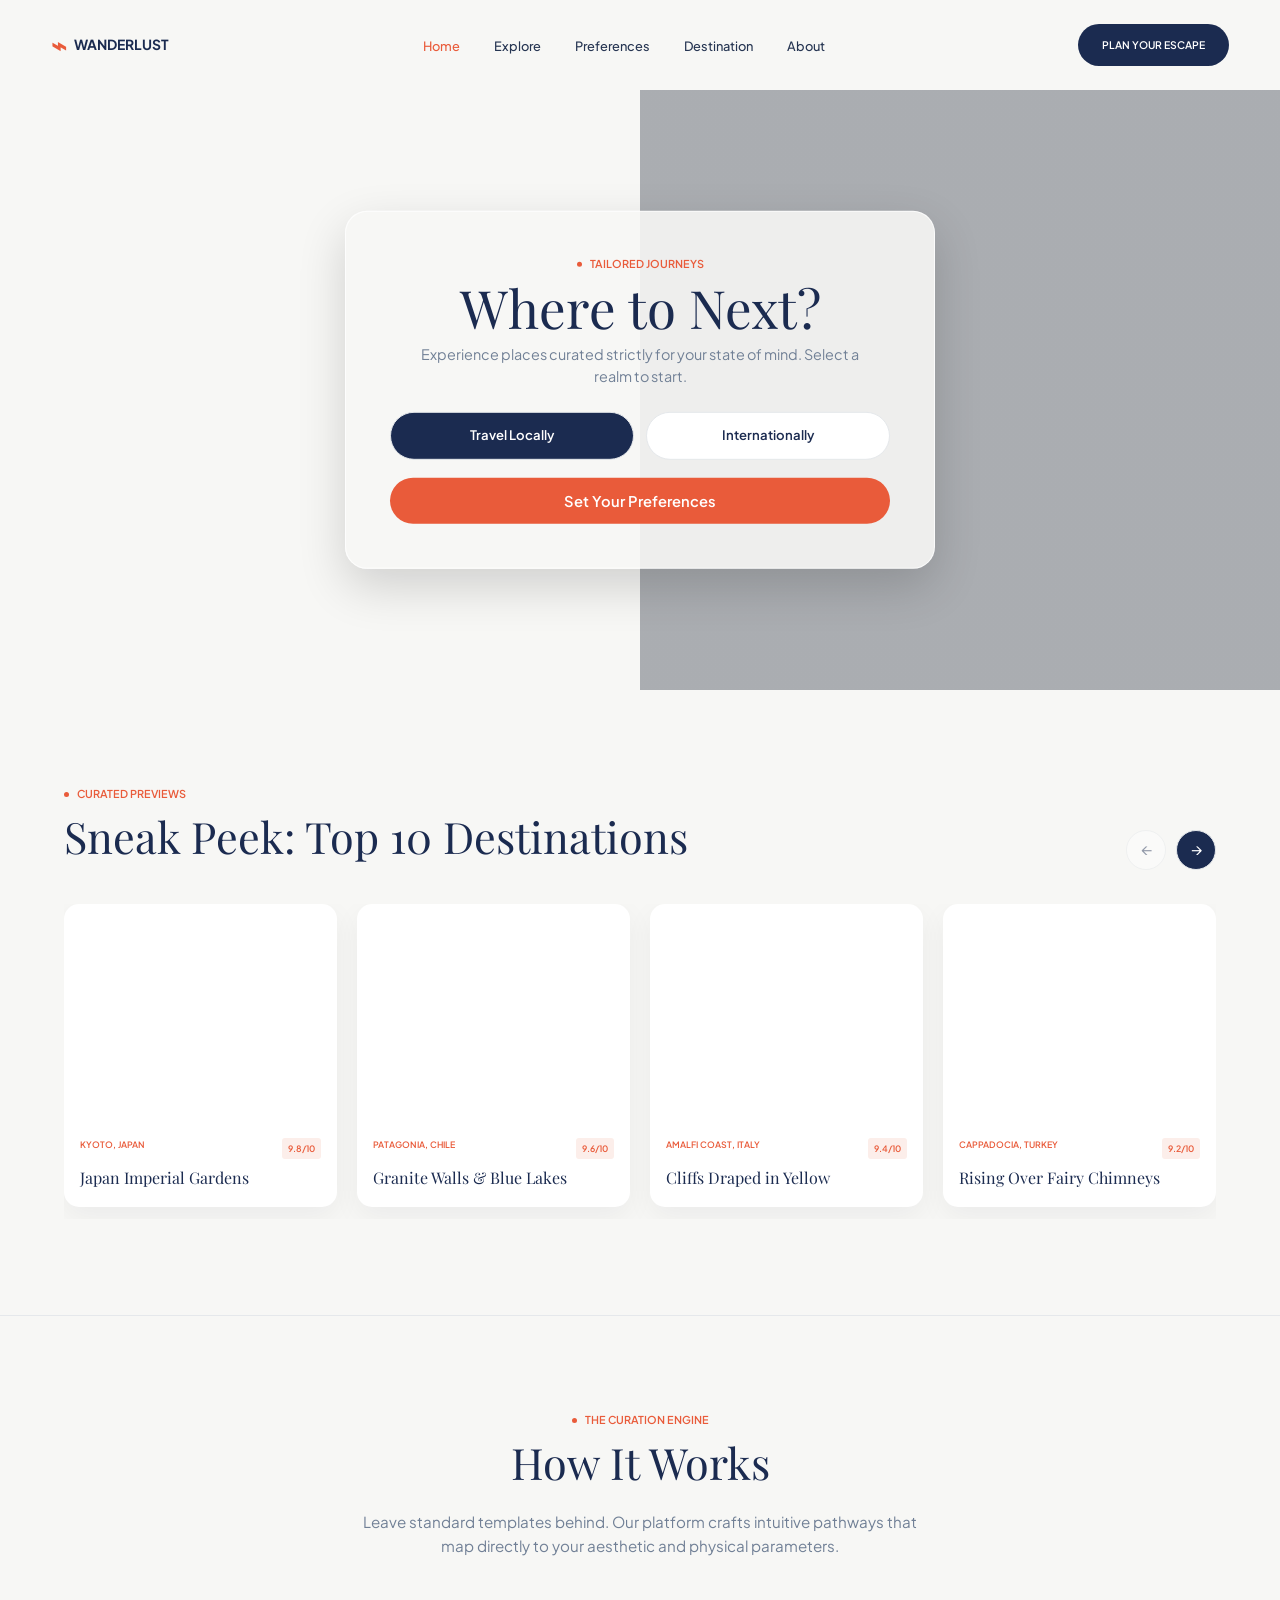
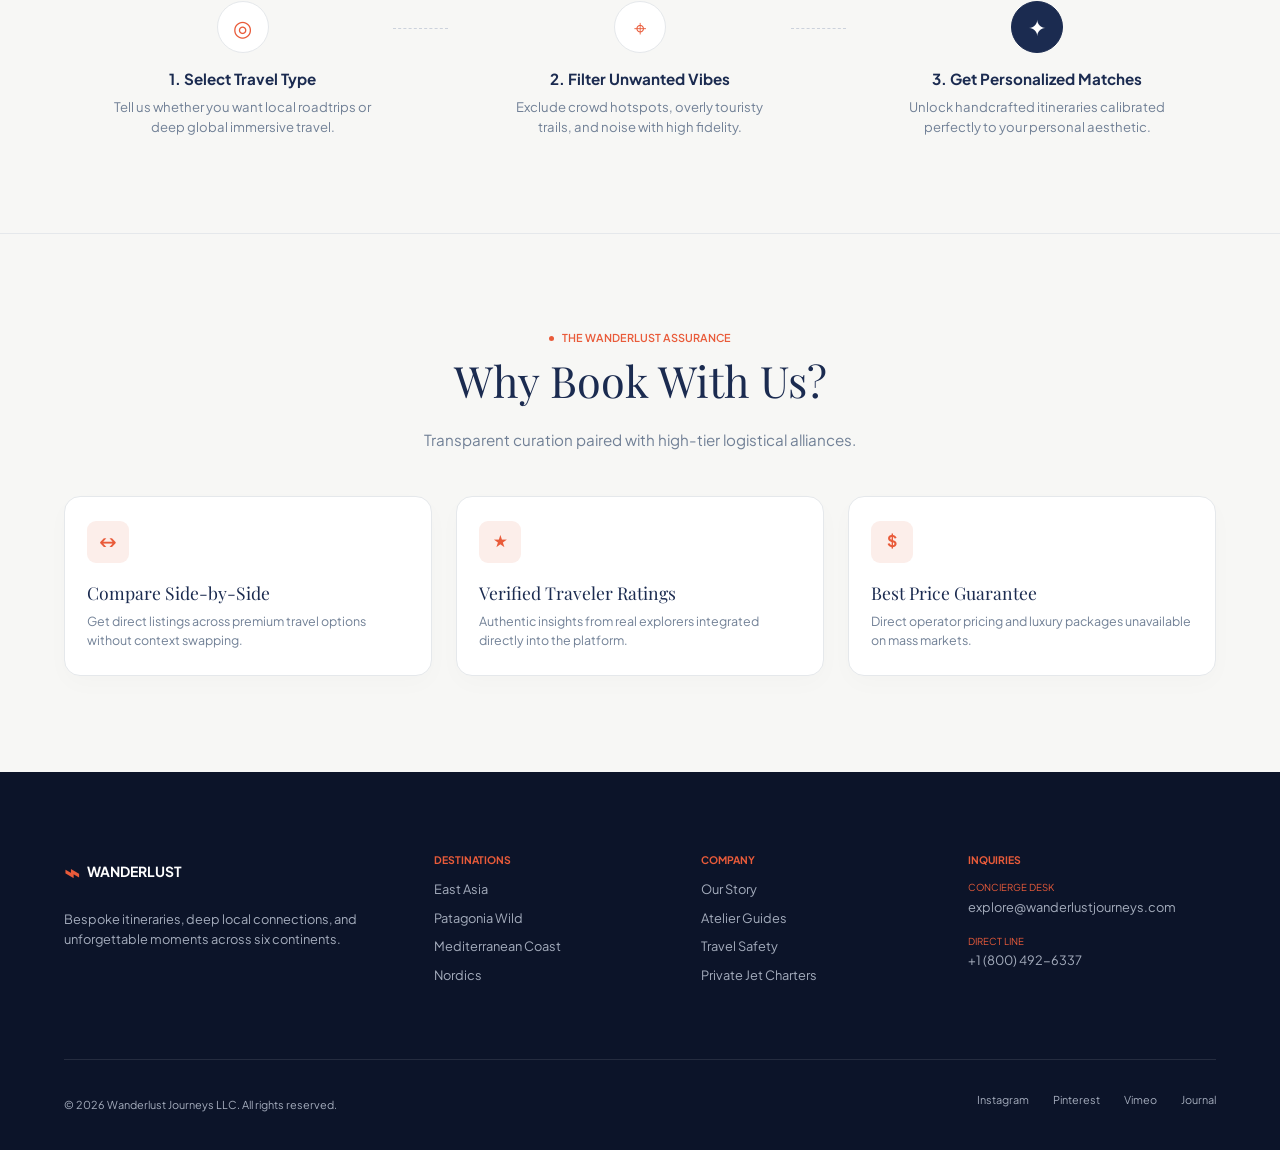
<file: index.html>
<!doctype html>
<html lang="en">
  <head>
    <meta charset="UTF-8" />
    <meta name="viewport" content="width=device-width, initial-scale=1.0" />

    <title>Wanderlust | Tailored Journeys</title>

    <link rel="preconnect" href="https://fonts.googleapis.com" />
    <link rel="preconnect" href="https://fonts.gstatic.com" crossorigin />
    <link
      href="https://fonts.googleapis.com/css2?family=Playfair+Display:ital,wght@0,400;0,500;0,600;1,400&family=Plus+Jakarta+Sans:wght@400;500;600;700&display=swap"
      rel="stylesheet"
    />

    <link rel="stylesheet" href="styles.css" />
    <script src="data.js" defer></script>
    <script src="script.js" defer></script>
  </head>
  <body>
    <!-- Navigation -->
    <nav class="navbar">
      <div class="nav-container">
        <a href="index.html" class="brand-logo">
          <span class="logo-mark">⌁</span>
          WANDERLUST
        </a>

        <ul class="nav-links">
          <li><a href="index.html" class="active">Home</a></li>
          <li><a href="explore.html">Explore</a></li>
          <li><a href="preferences.html">Preferences</a></li>
          <li><a href="destination.html">Destination</a></li>
          <li><a href="about.html">About</a></li>
        </ul>

        <a href="preferences.html" class="btn btn-navy nav-button">
          Plan your escape
        </a>

        <button class="menu-toggle" type="button" aria-label="Open menu">
          <span></span>
          <span></span>
          <span></span>
        </button>
      </div>
    </nav>

    <!-- Hero Section -->
    <header class="hero" id="home">
      <div class="hero-left"></div>
      <div class="hero-right"></div>

      <div class="hero-modal">
        <span class="eyebrow">
          <span class="eyebrow-dot"></span>
          Tailored journeys
        </span>

        <h1>Where to Next?</h1>

        <p class="modal-subtext">
          Experience places curated strictly for your state of mind. Select a
          realm to start.
        </p>

        <div class="toggle-container">
          <span class="toggle-btn active"> Travel Locally </span>

          <span class="toggle-btn"> Internationally </span>
        </div>

        <a href="preferences.html" class="btn btn-orange btn-full">
          Set Your Preferences
        </a>
      </div>
    </header>

    <main>
      <!-- Destinations Section -->
      <section class="section" id="destinations">
        <div class="container">
          <div class="section-header split-header">
            <div>
              <span class="eyebrow">
                <span class="eyebrow-dot"></span>
                Curated previews
              </span>

              <h2>Sneak Peek: Top 10 Destinations</h2>
            </div>

            <div class="carousel-controls">
              <button class="icon-btn" id="previous" type="button">←</button>

              <button class="icon-btn active" id="next" type="button">→</button>
            </div>
          </div>

          <div class="destination-track">
            <!-- Japan -->
            <article class="dest-card">
              <div class="card-img japan"></div>

              <div class="card-content">
                <div class="card-meta">
                  <span class="location">KYOTO, JAPAN</span>
                  <span class="rating">9.8/10</span>
                </div>

                <h3>Japan Imperial Gardens</h3>
              </div>
            </article>

            <!-- Patagonia -->
            <article class="dest-card">
              <div class="card-img chile"></div>

              <div class="card-content">
                <div class="card-meta">
                  <span class="location">PATAGONIA, CHILE</span>
                  <span class="rating">9.6/10</span>
                </div>

                <h3>Granite Walls & Blue Lakes</h3>
              </div>
            </article>

            <!-- Amalfi -->
            <article class="dest-card">
              <div class="card-img amalfi"></div>

              <div class="card-content">
                <div class="card-meta">
                  <span class="location">AMALFI COAST, ITALY</span>
                  <span class="rating">9.4/10</span>
                </div>

                <h3>Cliffs Draped in Yellow</h3>
              </div>
            </article>

            <!-- Cappadocia -->
            <article class="dest-card">
              <div class="card-img cappadocia"></div>

              <div class="card-content">
                <div class="card-meta">
                  <span class="location">CAPPADOCIA, TURKEY</span>
                  <span class="rating">9.2/10</span>
                </div>

                <h3>Rising Over Fairy Chimneys</h3>
              </div>
            </article>

            <!-- Santorini -->
            <article class="dest-card">
              <div class="card-img santorini"></div>

              <div class="card-content">
                <div class="card-meta">
                  <span class="location">SANTORINI, GREECE</span>
                  <span class="rating">9.1/10</span>
                </div>

                <h3>Blue Domes by the Aegean</h3>
              </div>
            </article>

            <!-- Bali -->
            <article class="dest-card">
              <div class="card-img bali"></div>

              <div class="card-content">
                <div class="card-meta">
                  <span class="location">BALI, INDONESIA</span>
                  <span class="rating">9.0/10</span>
                </div>

                <h3>Quiet Mornings in Bali</h3>
              </div>
            </article>

            <!-- Tromso -->
            <article class="dest-card">
              <div class="card-img tromso"></div>

              <div class="card-content">
                <div class="card-meta">
                  <span class="location">TROMSØ, NORWAY</span>
                  <span class="rating">9.5/10</span>
                </div>

                <h3>Beneath the Northern Lights</h3>
              </div>
            </article>

            <!-- Marrakech -->
            <article class="dest-card">
              <div class="card-img marrakech"></div>

              <div class="card-content">
                <div class="card-meta">
                  <span class="location">MARRAKECH, MOROCCO</span>
                  <span class="rating">9.3/10</span>
                </div>

                <h3>Golden Hours in the Desert</h3>
              </div>
            </article>

            <!-- Dolomites -->
            <article class="dest-card">
              <div class="card-img dolomites"></div>

              <div class="card-content">
                <div class="card-meta">
                  <span class="location">DOLOMITES, ITALY</span>
                  <span class="rating">9.7/10</span>
                </div>

                <h3>Stillness in the Dolomites</h3>
              </div>
            </article>

            <!-- Palawan -->
            <article class="dest-card">
              <div class="card-img palawan"></div>

              <div class="card-content">
                <div class="card-meta">
                  <span class="location">PALAWAN, PHILIPPINES</span>
                  <span class="rating">9.6/10</span>
                </div>

                <h3>Hidden Lagoons of Palawan</h3>
              </div>
            </article>
          </div>
        </div>
      </section>

      <!-- How It Works -->
      <section class="section section-bordered" id="how-it-works">
        <div class="container">
          <div class="section-header text-center">
            <span class="eyebrow">
              <span class="eyebrow-dot"></span>
              The curation engine
            </span>

            <h2>How It Works</h2>

            <p class="section-subtext">
              Leave standard templates behind. Our platform crafts intuitive
              pathways that map directly to your aesthetic and physical
              parameters.
            </p>
          </div>

          <div class="grid-3 workflow-grid">
            <div class="workflow-item">
              <div class="icon-circle icon-orange">◎</div>

              <h4>1. Select Travel Type</h4>

              <p>
                Tell us whether you want local roadtrips or deep global
                immersive travel.
              </p>
            </div>

            <div class="workflow-item">
              <div class="icon-circle icon-orange">⌖</div>

              <h4>2. Filter Unwanted Vibes</h4>

              <p>
                Exclude crowd hotspots, overly touristy trails, and noise with
                high fidelity.
              </p>
            </div>

            <div class="workflow-item">
              <div class="icon-circle icon-navy">✦</div>

              <h4>3. Get Personalized Matches</h4>

              <p>
                Unlock handcrafted itineraries calibrated perfectly to your
                personal aesthetic.
              </p>
            </div>
          </div>
        </div>
      </section>

      <!-- Why Book With Us -->
      <section class="section" id="why-wanderlust">
        <div class="container">
          <div class="section-header text-center">
            <span class="eyebrow">
              <span class="eyebrow-dot"></span>
              The Wanderlust assurance
            </span>

            <h2>Why Book With Us?</h2>

            <p class="section-subtext">
              Transparent curation paired with high-tier logistical alliances.
            </p>
          </div>

          <div class="grid-3 benefit-grid">
            <div class="benefit-card">
              <div class="benefit-icon">↔</div>

              <h4>Compare Side-by-Side</h4>

              <p>
                Get direct listings across premium travel options without
                context swapping.
              </p>
            </div>

            <div class="benefit-card">
              <div class="benefit-icon">★</div>

              <h4>Verified Traveler Ratings</h4>

              <p>
                Authentic insights from real explorers integrated directly into
                the platform.
              </p>
            </div>

            <div class="benefit-card">
              <div class="benefit-icon">$</div>

              <h4>Best Price Guarantee</h4>

              <p>
                Direct operator pricing and luxury packages unavailable on mass
                markets.
              </p>
            </div>
          </div>
        </div>
      </section>
    </main>

    <!-- Footer -->
    <footer class="footer">
      <div class="container footer-grid">
        <div class="footer-col brand-col">
          <a href="index.html" class="brand-logo text-white">
            <span class="logo-mark">⌁</span>
            WANDERLUST
          </a>

          <p class="brand-desc">
            Bespoke itineraries, deep local connections, and unforgettable
            moments across six continents.
          </p>
        </div>

        <div class="footer-col">
          <h4>DESTINATIONS</h4>

          <ul>
            <li>East Asia</li>
            <li>Patagonia Wild</li>
            <li>Mediterranean Coast</li>
            <li>Nordics</li>
          </ul>
        </div>

        <div class="footer-col">
          <h4>COMPANY</h4>

          <ul>
            <li>Our Story</li>
            <li>Atelier Guides</li>
            <li>Travel Safety</li>
            <li>Private Jet Charters</li>
          </ul>
        </div>

        <div class="footer-col">
          <h4>INQUIRIES</h4>

          <div class="contact-block">
            <span class="contact-label">CONCIERGE DESK</span>
            <span> explore@wanderlustjourneys.com </span>
          </div>

          <div class="contact-block">
            <span class="contact-label">DIRECT LINE</span>
            <span> +1 (800) 492-6337 </span>
          </div>
        </div>
      </div>

      <div class="container footer-bottom">
        <p>© 2026 Wanderlust Journeys LLC. All rights reserved.</p>

        <ul class="social-links">
          <li><a href="#">Instagram</a></li>
          <li><a href="#">Pinterest</a></li>
          <li><a href="#">Vimeo</a></li>
          <li><a href="#">Journal</a></li>
        </ul>
      </div>
    </footer>
  </body>
</html>
</file>
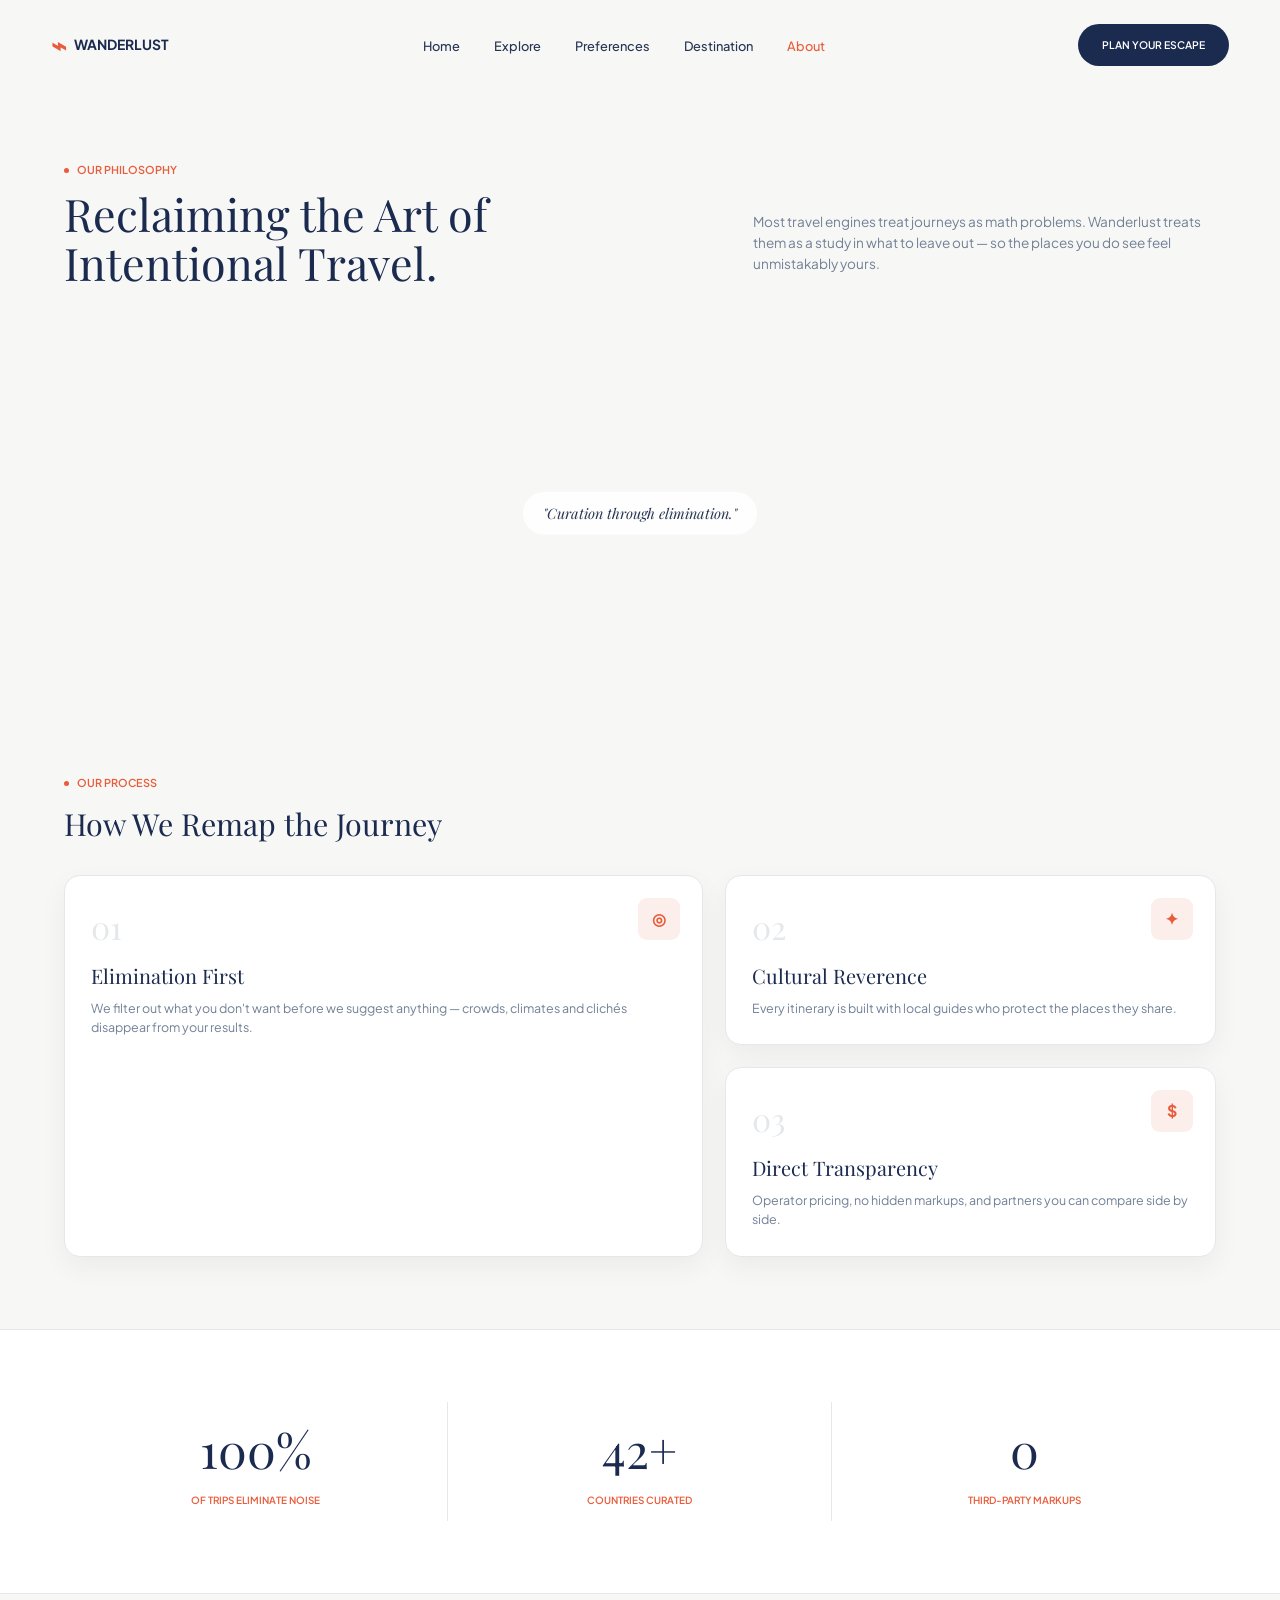
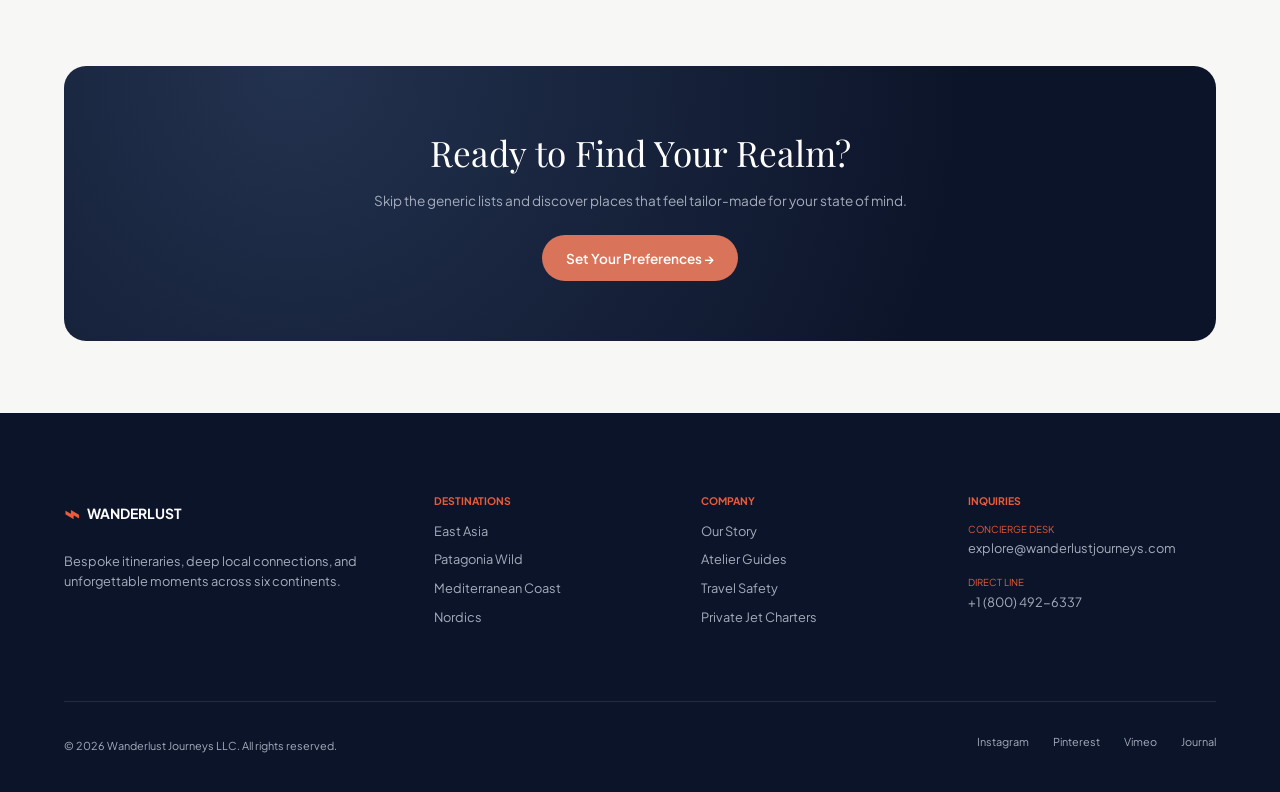
<file: about.html>
<!doctype html>
<html lang="en">
  <head>
    <meta charset="UTF-8" />
    <meta name="viewport" content="width=device-width, initial-scale=1.0" />

    <title>About | Wanderlust</title>

    <link rel="preconnect" href="https://fonts.googleapis.com" />
    <link rel="preconnect" href="https://fonts.gstatic.com" crossorigin />
    <link
      href="https://fonts.googleapis.com/css2?family=Playfair+Display:ital,wght@0,400;0,500;0,600;1,400&family=Plus+Jakarta+Sans:wght@400;500;600;700&display=swap"
      rel="stylesheet"
    />

    <link rel="stylesheet" href="styles.css" />
    <script src="data.js" defer></script>
    <script src="script.js" defer></script>
  </head>

  <body>
    <!-- Navigation -->
    <nav class="navbar">
      <div class="nav-container">
        <a href="index.html" class="brand-logo">
          <span class="logo-mark">⌁</span>
          WANDERLUST
        </a>

        <ul class="nav-links">
          <li><a href="index.html">Home</a></li>
          <li><a href="explore.html">Explore</a></li>
          <li><a href="preferences.html">Preferences</a></li>
          <li><a href="destination.html">Destination</a></li>
          <li><a href="about.html" class="active">About</a></li>
        </ul>

        <a href="preferences.html" class="btn btn-navy nav-button">
          Plan your escape
        </a>

        <button class="menu-toggle" type="button" aria-label="Open menu">
          <span></span>
          <span></span>
          <span></span>
        </button>
      </div>
    </nav>

    <main>
      <section class="page-section">
        <div class="container">
          <div class="about-intro">
            <div>
              <span class="eyebrow"
                ><span class="eyebrow-dot"></span>Our Philosophy</span
              >
              <h1 style="margin-top: 10px">
                Reclaiming the Art of Intentional Travel.
              </h1>
            </div>
            <p class="muted">
              Most travel engines treat journeys as math problems. Wanderlust
              treats them as a study in what to leave out — so the places you do
              see feel unmistakably yours.
            </p>
          </div>

          <div class="collage">
            <span class="collage-quote">"Curation through elimination."</span>
          </div>
        </div>
      </section>

      <section class="page-section" style="padding-top: 0">
        <div class="container">
          <span class="eyebrow"
            ><span class="eyebrow-dot"></span>Our Process</span
          >
          <h2 class="section-title">How We Remap the Journey</h2>

          <div class="remap-grid">
            <div class="card-white remap-card">
              <span class="num">01</span>
              <div class="benefit-icon">◎</div>
              <h3>Elimination First</h3>
              <p>
                We filter out what you don't want before we suggest anything —
                crowds, climates and clichés disappear from your results.
              </p>
              <div class="remap-img"></div>
            </div>

            <div class="remap-stack">
              <div class="card-white remap-card">
                <span class="num">02</span>
                <div class="benefit-icon">✦</div>
                <h3>Cultural Reverence</h3>
                <p>
                  Every itinerary is built with local guides who protect the
                  places they share.
                </p>
              </div>
              <div class="card-white remap-card">
                <span class="num">03</span>
                <div class="benefit-icon">$</div>
                <h3>Direct Transparency</h3>
                <p>
                  Operator pricing, no hidden markups, and partners you can
                  compare side by side.
                </p>
              </div>
            </div>
          </div>
        </div>
      </section>

      <section class="page-section section-bordered" style="background: white">
        <div class="container stats-row">
          <div class="stat">
            <strong>100%</strong><span>Of trips eliminate noise</span>
          </div>
          <div class="stat">
            <strong>42+</strong><span>Countries curated</span>
          </div>
          <div class="stat">
            <strong>0</strong><span>Third-party markups</span>
          </div>
        </div>
      </section>

      <section class="page-section">
        <div class="container">
          <div class="cta-dark">
            <h2>Ready to Find Your Realm?</h2>
            <p>
              Skip the generic lists and discover places that feel tailor-made
              for your state of mind.
            </p>
            <a href="preferences.html" class="btn btn-coral"
              >Set Your Preferences →</a
            >
          </div>
        </div>
      </section>
    </main>

    <!-- Footer -->
    <footer class="footer">
      <div class="container footer-grid">
        <div class="footer-col brand-col">
          <a href="index.html" class="brand-logo text-white">
            <span class="logo-mark">⌁</span>
            WANDERLUST
          </a>

          <p class="brand-desc">
            Bespoke itineraries, deep local connections, and unforgettable
            moments across six continents.
          </p>
        </div>

        <div class="footer-col">
          <h4>DESTINATIONS</h4>

          <ul>
            <li>East Asia</li>
            <li>Patagonia Wild</li>
            <li>Mediterranean Coast</li>
            <li>Nordics</li>
          </ul>
        </div>

        <div class="footer-col">
          <h4>COMPANY</h4>

          <ul>
            <li>Our Story</li>
            <li>Atelier Guides</li>
            <li>Travel Safety</li>
            <li>Private Jet Charters</li>
          </ul>
        </div>

        <div class="footer-col">
          <h4>INQUIRIES</h4>

          <div class="contact-block">
            <span class="contact-label">CONCIERGE DESK</span>
            <span> explore@wanderlustjourneys.com </span>
          </div>

          <div class="contact-block">
            <span class="contact-label">DIRECT LINE</span>
            <span> +1 (800) 492-6337 </span>
          </div>
        </div>
      </div>

      <div class="container footer-bottom">
        <p>© 2026 Wanderlust Journeys LLC. All rights reserved.</p>

        <ul class="social-links">
          <li><a href="#">Instagram</a></li>
          <li><a href="#">Pinterest</a></li>
          <li><a href="#">Vimeo</a></li>
          <li><a href="#">Journal</a></li>
        </ul>
      </div>
    </footer>
  </body>
</html>
</file>
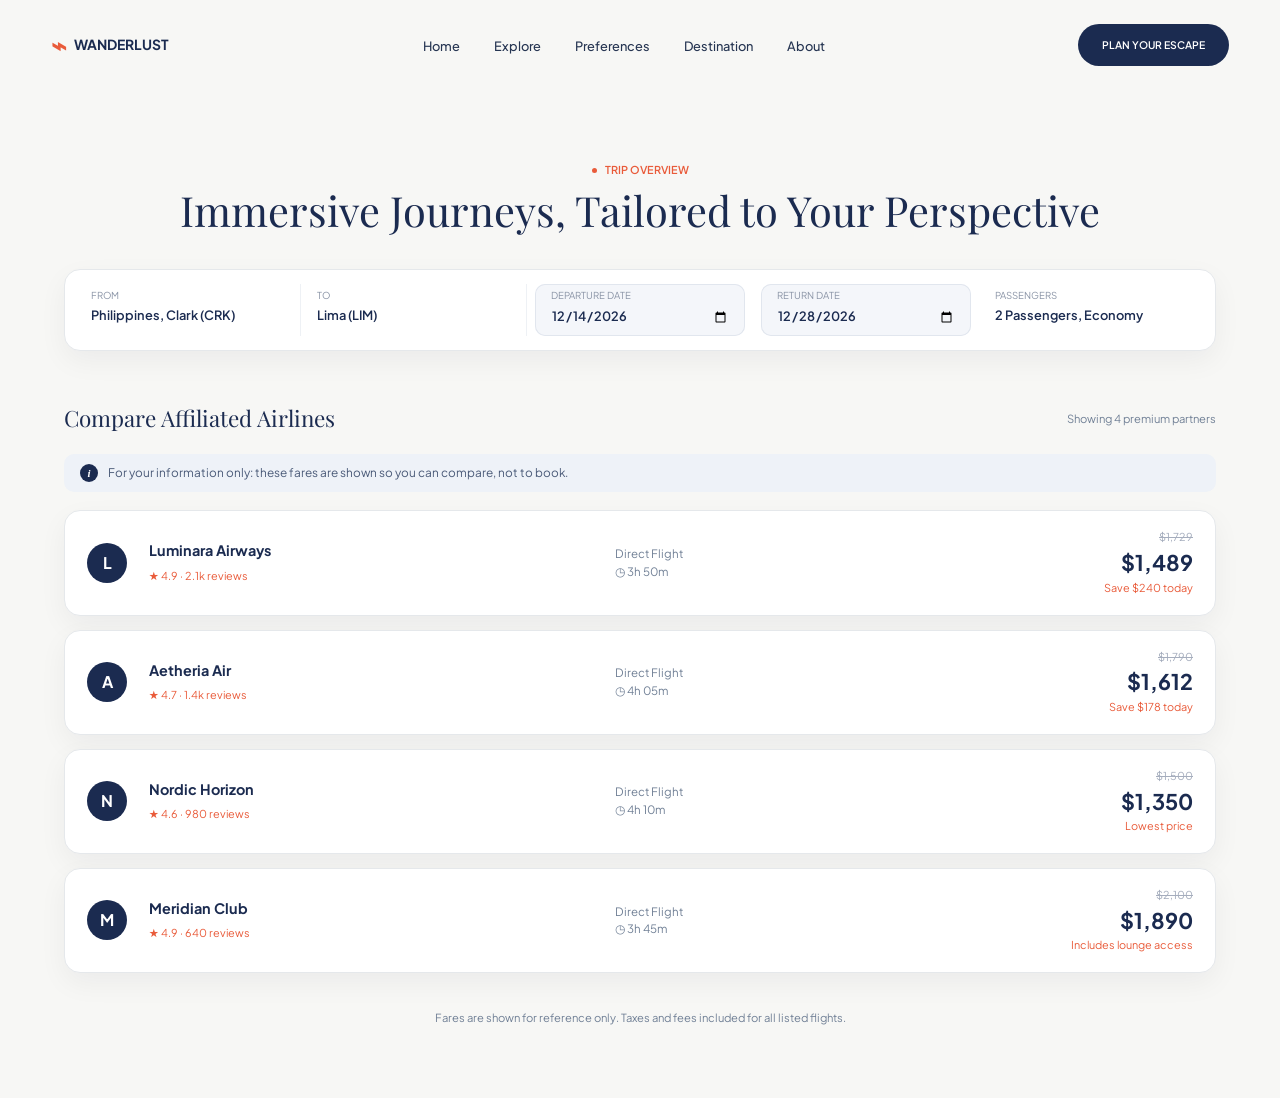
<file: booking.html>
<!doctype html>
<html lang="en">
  <head>
    <meta charset="UTF-8" />
    <meta name="viewport" content="width=device-width, initial-scale=1.0" />

    <title>Booking | Wanderlust</title>

    <link rel="preconnect" href="https://fonts.googleapis.com" />
    <link rel="preconnect" href="https://fonts.gstatic.com" crossorigin />
    <link
      href="https://fonts.googleapis.com/css2?family=Playfair+Display:ital,wght@0,400;0,500;0,600;1,400&family=Plus+Jakarta+Sans:wght@400;500;600;700&display=swap"
      rel="stylesheet"
    />

    <link rel="stylesheet" href="styles.css" />
    <script src="data.js" defer></script>
    <script src="script.js" defer></script>
  </head>

  <body>
    <!-- Navigation -->
    <nav class="navbar">
      <div class="nav-container">
        <a href="index.html" class="brand-logo">
          <span class="logo-mark">⌁</span>
          WANDERLUST
        </a>

        <ul class="nav-links">
          <li><a href="index.html">Home</a></li>
          <li><a href="explore.html">Explore</a></li>
          <li><a href="preferences.html">Preferences</a></li>
          <li><a href="destination.html">Destination</a></li>
          <li><a href="about.html">About</a></li>
        </ul>

        <a href="preferences.html" class="btn btn-navy nav-button">
          Plan your escape
        </a>

        <button class="menu-toggle" type="button" aria-label="Open menu">
          <span></span>
          <span></span>
          <span></span>
        </button>
      </div>
    </nav>

    <main class="page-section">
      <div class="container">
        <div class="section-header text-center" style="margin-bottom: 0">
          <span class="eyebrow"
            ><span class="eyebrow-dot"></span>Trip Overview</span
          >
          <h1 class="page-title">
            Immersive Journeys, Tailored to Your Perspective
          </h1>
        </div>

        <!-- Trip summary: details are shown for reference, only the dates can be changed -->
        <div
          class="card-white search-bar"
          role="group"
          aria-label="Trip details"
        >
          <div class="search-field">
            <span class="field-label">From</span>
            <span class="field-value">Philippines, Clark (CRK)</span>
          </div>
          <div class="search-field">
            <span class="field-label">To</span>
            <span class="field-value" id="to">Tokyo Haneda (HND)</span>
          </div>
          <div class="search-field editable">
            <label for="depart">Departure Date</label>
            <input id="depart" type="date" value="2026-12-14" />
          </div>
          <div class="search-field editable">
            <label for="return">Return Date</label>
            <input id="return" type="date" value="2026-12-28" />
          </div>
          <div class="search-field">
            <span class="field-label">Passengers</span>
            <span class="field-value">2 Passengers, Economy</span>
          </div>
        </div>

        <!-- Airlines -->
        <div
          class="split-header"
          style="margin-bottom: 18px; align-items: center"
        >
          <h2 class="section-title" style="margin: 0; font-size: 1.4rem">
            Compare Affiliated Airlines
          </h2>
          <span class="muted" style="font-size: 0.7rem"
            >Showing 4 premium partners</span
          >
        </div>

        <p class="info-note">
          <span class="info-icon" aria-hidden="true">i</span>For your
          information only: these fares are shown so you can compare, not to
          book.
        </p>

        <div class="airline-list">
          <div class="card-white airline-row">
            <div class="airline-logo">L</div>
            <div>
              <h4>Luminara Airways</h4>
              <small>★ 4.9 · 2.1k reviews</small>
            </div>
            <div class="airline-meta">Direct Flight<br />◷ 3h 50m</div>
            <div class="airline-price">
              <s>$1,729</s><strong>$1,489</strong
              ><small style="color: #e95b3a">Save $240 today</small>
            </div>
          </div>
          <div class="card-white airline-row">
            <div class="airline-logo">A</div>
            <div>
              <h4>Aetheria Air</h4>
              <small>★ 4.7 · 1.4k reviews</small>
            </div>
            <div class="airline-meta">Direct Flight<br />◷ 4h 05m</div>
            <div class="airline-price">
              <s>$1,790</s><strong>$1,612</strong
              ><small style="color: #e95b3a">Save $178 today</small>
            </div>
          </div>
          <div class="card-white airline-row">
            <div class="airline-logo">N</div>
            <div>
              <h4>Nordic Horizon</h4>
              <small>★ 4.6 · 980 reviews</small>
            </div>
            <div class="airline-meta">Direct Flight<br />◷ 4h 10m</div>
            <div class="airline-price">
              <s>$1,500</s><strong>$1,350</strong
              ><small style="color: #e95b3a">Lowest price</small>
            </div>
          </div>
          <div class="card-white airline-row">
            <div class="airline-logo">M</div>
            <div>
              <h4>Meridian Club</h4>
              <small>★ 4.9 · 640 reviews</small>
            </div>
            <div class="airline-meta">Direct Flight<br />◷ 3h 45m</div>
            <div class="airline-price">
              <s>$2,100</s><strong>$1,890</strong
              ><small style="color: #e95b3a">Includes lounge access</small>
            </div>
          </div>
        </div>

        <p class="muted info-footnote">
          Fares are shown for reference only. Taxes and fees included for all
          listed flights.
        </p>
      </div>
    </main>
  </body>
</html>
</file>
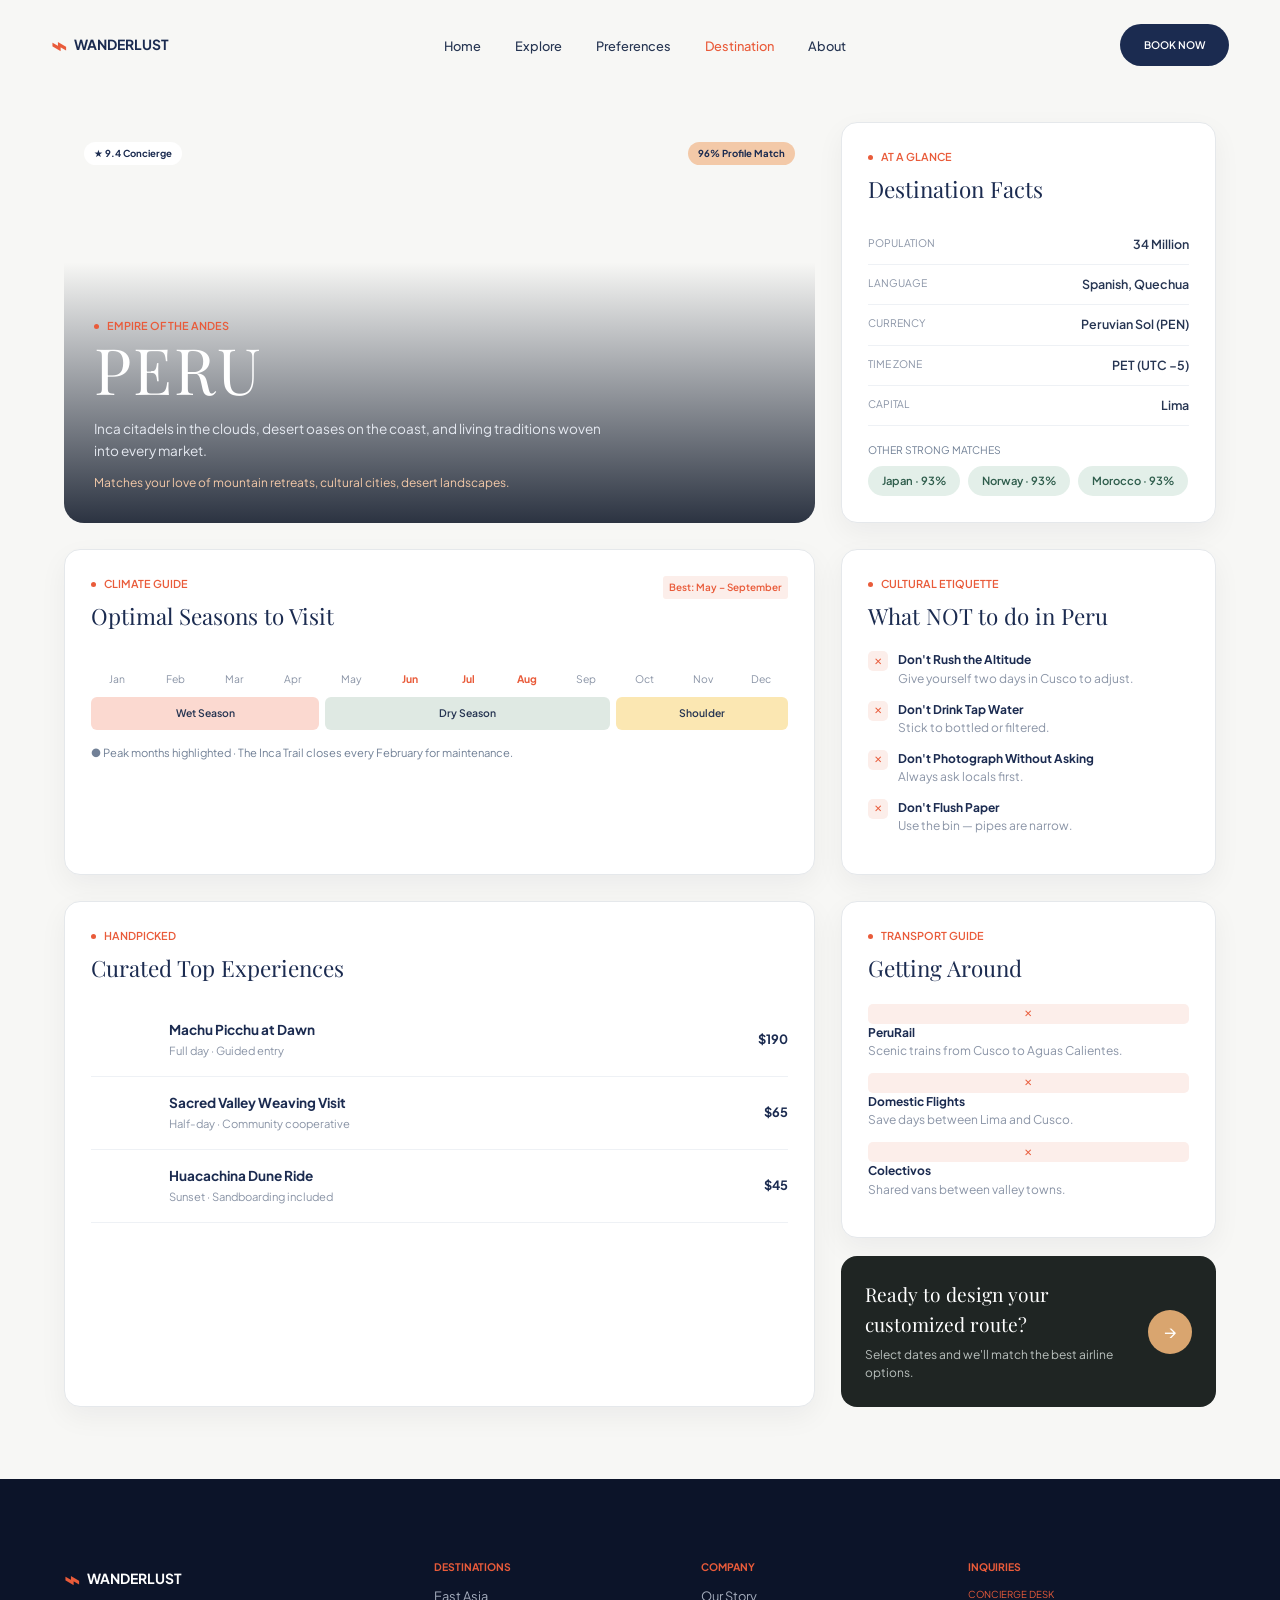
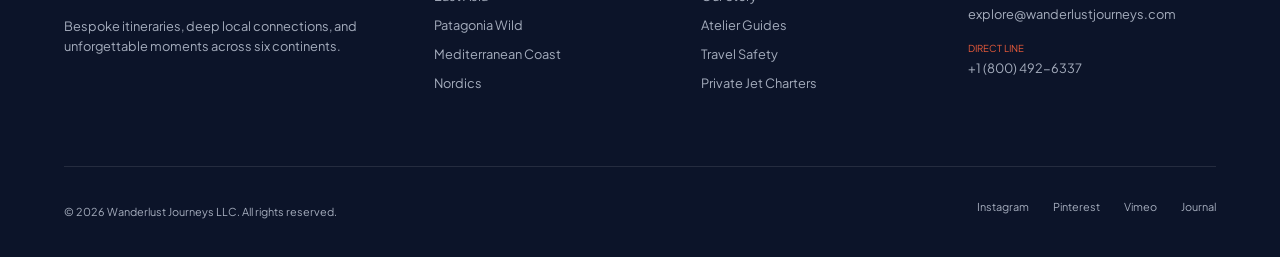
<file: destination.html>
<!doctype html>
<html lang="en">
  <head>
    <meta charset="UTF-8" />
    <meta name="viewport" content="width=device-width, initial-scale=1.0" />

    <title>Destination | Wanderlust</title>

    <link rel="preconnect" href="https://fonts.googleapis.com" />
    <link rel="preconnect" href="https://fonts.gstatic.com" crossorigin />
    <link
      href="https://fonts.googleapis.com/css2?family=Playfair+Display:ital,wght@0,400;0,500;0,600;1,400&family=Plus+Jakarta+Sans:wght@400;500;600;700&display=swap"
      rel="stylesheet"
    />

    <link rel="stylesheet" href="styles.css" />
    <script src="data.js" defer></script>
    <script src="script.js" defer></script>
  </head>

  <body>
    <!-- Navigation -->
    <nav class="navbar">
      <div class="nav-container">
        <a href="index.html" class="brand-logo">
          <span class="logo-mark">⌁</span>
          WANDERLUST
        </a>

        <ul class="nav-links">
          <li><a href="index.html">Home</a></li>
          <li><a href="explore.html">Explore</a></li>
          <li><a href="preferences.html">Preferences</a></li>
          <li><a href="destination.html" class="active">Destination</a></li>
          <li><a href="about.html">About</a></li>
        </ul>

        <a href="booking.html" class="btn btn-navy nav-button"> Book now </a>

        <button class="menu-toggle" type="button" aria-label="Open menu">
          <span></span>
          <span></span>
          <span></span>
        </button>
      </div>
    </nav>

    <main class="page-section" style="padding-top: 2rem">
      <div class="container">
        <!-- Filled in by script.js from data.js, based on your preferences -->
        <div class="dest-layout" id="destination-view"></div>
      </div>
    </main>

    <!-- Footer -->
    <footer class="footer">
      <div class="container footer-grid">
        <div class="footer-col brand-col">
          <a href="index.html" class="brand-logo text-white">
            <span class="logo-mark">⌁</span>
            WANDERLUST
          </a>

          <p class="brand-desc">
            Bespoke itineraries, deep local connections, and unforgettable
            moments across six continents.
          </p>
        </div>

        <div class="footer-col">
          <h4>DESTINATIONS</h4>

          <ul>
            <li>East Asia</li>
            <li>Patagonia Wild</li>
            <li>Mediterranean Coast</li>
            <li>Nordics</li>
          </ul>
        </div>

        <div class="footer-col">
          <h4>COMPANY</h4>

          <ul>
            <li>Our Story</li>
            <li>Atelier Guides</li>
            <li>Travel Safety</li>
            <li>Private Jet Charters</li>
          </ul>
        </div>

        <div class="footer-col">
          <h4>INQUIRIES</h4>

          <div class="contact-block">
            <span class="contact-label">CONCIERGE DESK</span>
            <span> explore@wanderlustjourneys.com </span>
          </div>

          <div class="contact-block">
            <span class="contact-label">DIRECT LINE</span>
            <span> +1 (800) 492-6337 </span>
          </div>
        </div>
      </div>

      <div class="container footer-bottom">
        <p>© 2026 Wanderlust Journeys LLC. All rights reserved.</p>

        <ul class="social-links">
          <li><a href="#">Instagram</a></li>
          <li><a href="#">Pinterest</a></li>
          <li><a href="#">Vimeo</a></li>
          <li><a href="#">Journal</a></li>
        </ul>
      </div>
    </footer>
  </body>
</html>
</file>
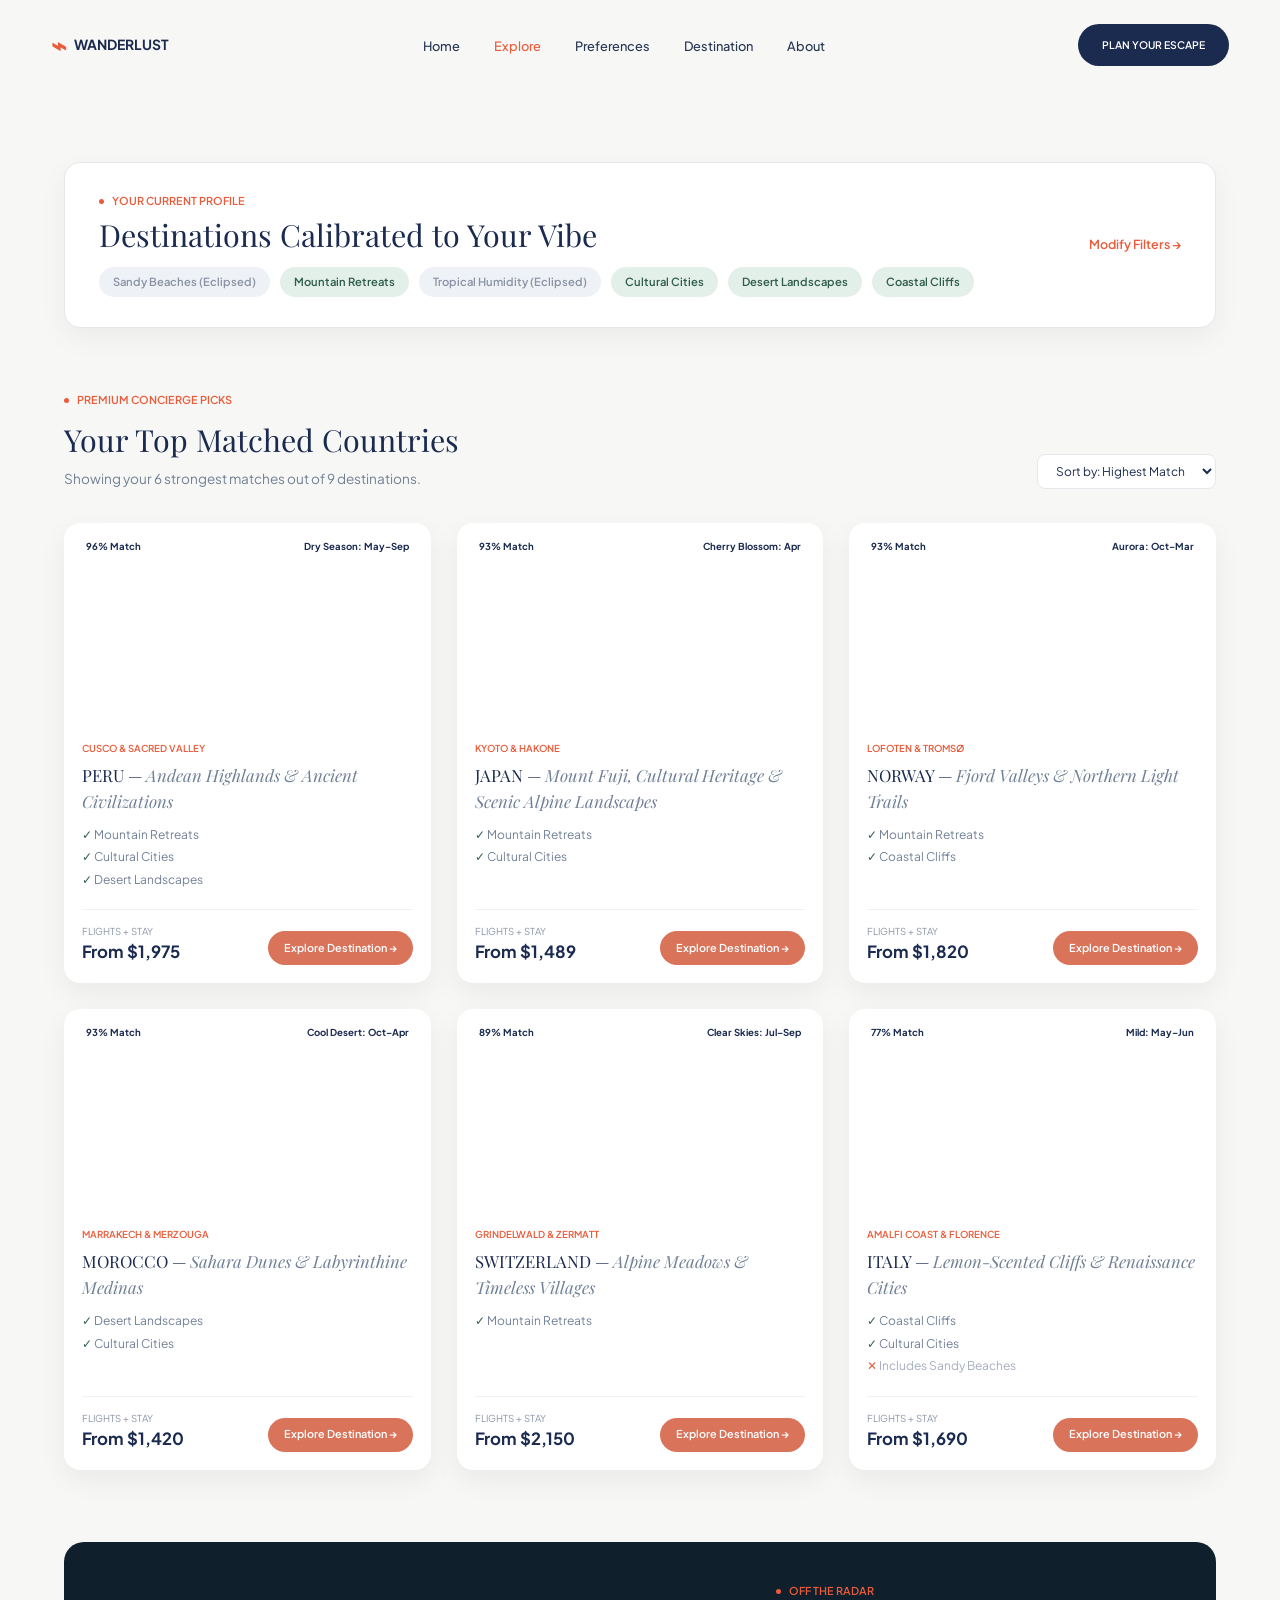
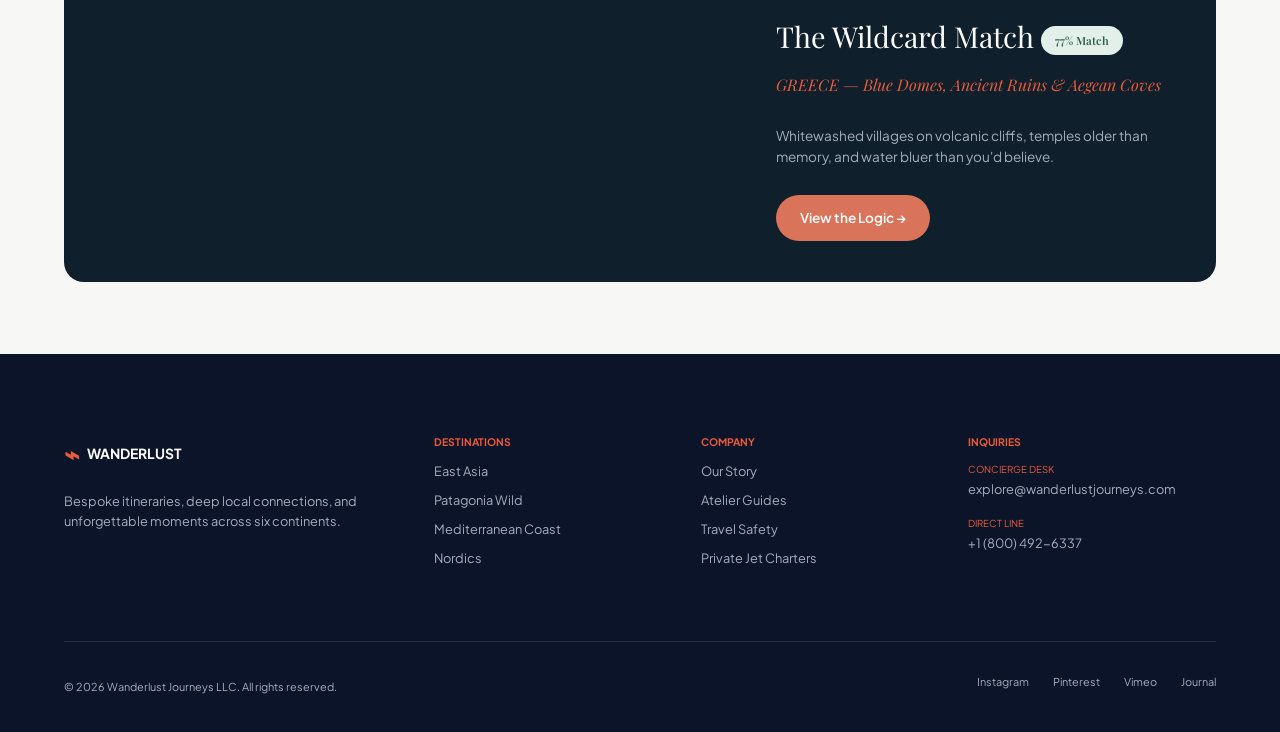
<file: explore.html>
<!doctype html>
<html lang="en">
  <head>
    <meta charset="UTF-8" />
    <meta name="viewport" content="width=device-width, initial-scale=1.0" />

    <title>Explore | Wanderlust</title>

    <link rel="preconnect" href="https://fonts.googleapis.com" />
    <link rel="preconnect" href="https://fonts.gstatic.com" crossorigin />
    <link
      href="https://fonts.googleapis.com/css2?family=Playfair+Display:ital,wght@0,400;0,500;0,600;1,400&family=Plus+Jakarta+Sans:wght@400;500;600;700&display=swap"
      rel="stylesheet"
    />

    <link rel="stylesheet" href="styles.css" />
    <script src="data.js" defer></script>
    <script src="script.js" defer></script>
  </head>

  <body>
    <!-- Navigation -->
    <nav class="navbar">
      <div class="nav-container">
        <a href="index.html" class="brand-logo">
          <span class="logo-mark">⌁</span>
          WANDERLUST
        </a>

        <ul class="nav-links">
          <li><a href="index.html">Home</a></li>
          <li><a href="explore.html" class="active">Explore</a></li>
          <li><a href="preferences.html">Preferences</a></li>
          <li><a href="destination.html">Destination</a></li>
          <li><a href="about.html">About</a></li>
        </ul>

        <a href="preferences.html" class="btn btn-navy nav-button">
          Plan your escape
        </a>

        <button class="menu-toggle" type="button" aria-label="Open menu">
          <span></span>
          <span></span>
          <span></span>
        </button>
      </div>
    </nav>

    <main>
      <!-- Vibe Banner -->
      <section class="page-section" style="padding-bottom: 2rem">
        <div class="container">
          <div class="card-white vibe-banner">
            <div>
              <span class="eyebrow"
                ><span class="eyebrow-dot"></span>Your Current Profile</span
              >
              <h1 class="section-title" style="margin: 8px 0 0">
                Destinations Calibrated to Your Vibe
              </h1>
              <div class="pill-row" id="pref-pills"></div>
            </div>
            <a href="preferences.html" class="link-orange">Modify Filters →</a>
          </div>
        </div>
      </section>

      <!-- Matches -->
      <section class="page-section" style="padding-top: 2rem">
        <div class="container">
          <div class="split-header">
            <div>
              <span class="eyebrow"
                ><span class="eyebrow-dot"></span>Premium Concierge Picks</span
              >
              <h2 class="section-title" style="margin-bottom: 4px">
                Your Top Matched Countries
              </h2>
              <p class="muted" style="margin: 0">
                <span id="match-count">Finding your matches…</span>
              </p>
            </div>
            <select class="sort-select" id="sort-select" aria-label="Sort">
              <option>Sort by: Highest Match</option>
              <option>Sort by: Lowest Price</option>
            </select>
          </div>

          <div class="country-grid" id="country-grid"></div>
        </div>
      </section>

      <!-- Wildcard -->
      <section class="page-section" style="padding-top: 0">
        <div class="container">
          <div class="wildcard" id="wildcard"></div>
        </div>
      </section>
    </main>

    <!-- Footer -->
    <footer class="footer">
      <div class="container footer-grid">
        <div class="footer-col brand-col">
          <a href="index.html" class="brand-logo text-white">
            <span class="logo-mark">⌁</span>
            WANDERLUST
          </a>

          <p class="brand-desc">
            Bespoke itineraries, deep local connections, and unforgettable
            moments across six continents.
          </p>
        </div>

        <div class="footer-col">
          <h4>DESTINATIONS</h4>

          <ul>
            <li>East Asia</li>
            <li>Patagonia Wild</li>
            <li>Mediterranean Coast</li>
            <li>Nordics</li>
          </ul>
        </div>

        <div class="footer-col">
          <h4>COMPANY</h4>

          <ul>
            <li>Our Story</li>
            <li>Atelier Guides</li>
            <li>Travel Safety</li>
            <li>Private Jet Charters</li>
          </ul>
        </div>

        <div class="footer-col">
          <h4>INQUIRIES</h4>

          <div class="contact-block">
            <span class="contact-label">CONCIERGE DESK</span>
            <span> explore@wanderlustjourneys.com </span>
          </div>

          <div class="contact-block">
            <span class="contact-label">DIRECT LINE</span>
            <span> +1 (800) 492-6337 </span>
          </div>
        </div>
      </div>

      <div class="container footer-bottom">
        <p>© 2026 Wanderlust Journeys LLC. All rights reserved.</p>

        <ul class="social-links">
          <li><a href="#">Instagram</a></li>
          <li><a href="#">Pinterest</a></li>
          <li><a href="#">Vimeo</a></li>
          <li><a href="#">Journal</a></li>
        </ul>
      </div>
    </footer>
  </body>
</html>
</file>
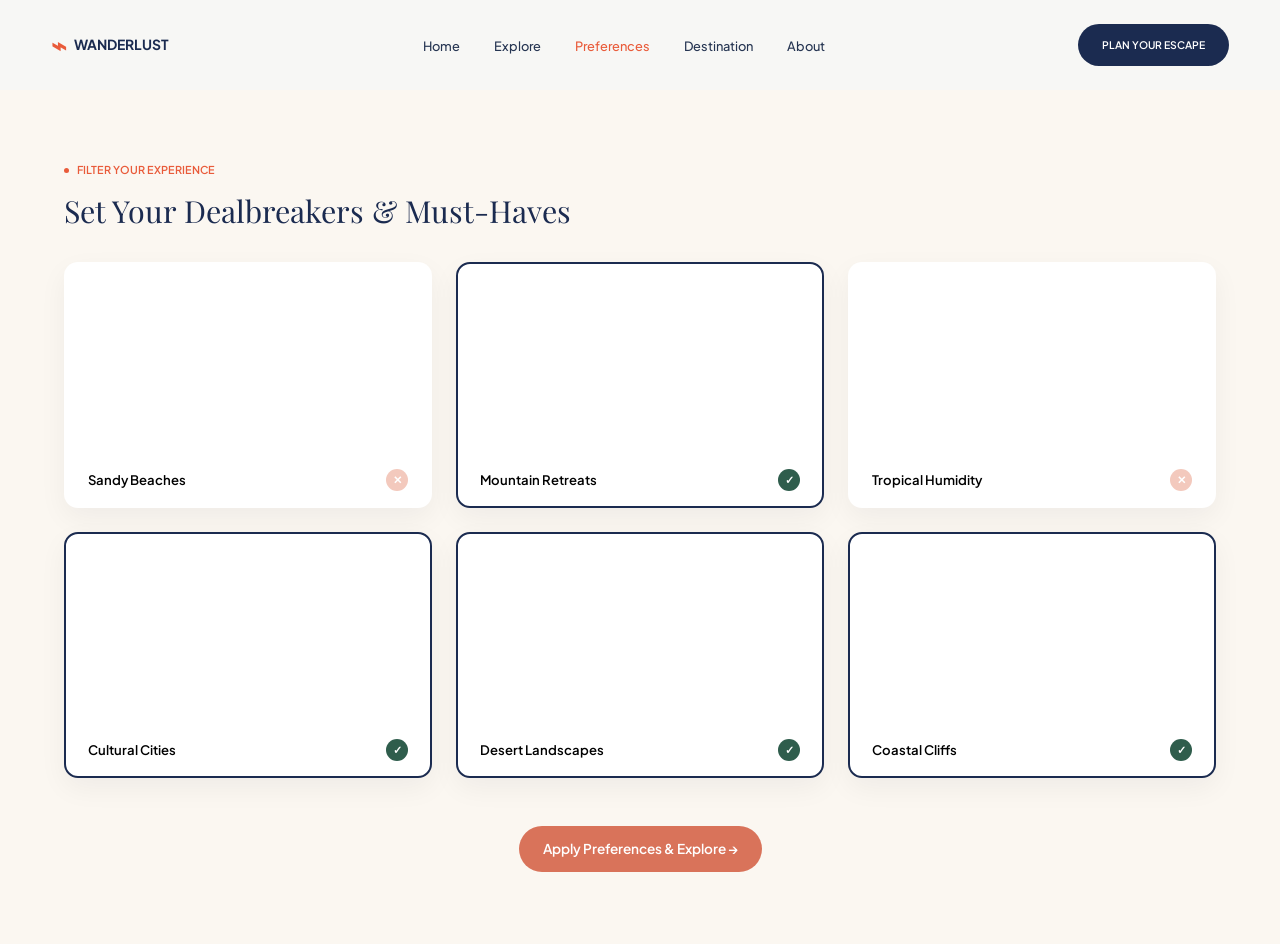
<file: preferences.html>
<!doctype html>
<html lang="en">
  <head>
    <meta charset="UTF-8" />
    <meta name="viewport" content="width=device-width, initial-scale=1.0" />

    <title>Preferences | Wanderlust</title>

    <link rel="preconnect" href="https://fonts.googleapis.com" />
    <link rel="preconnect" href="https://fonts.gstatic.com" crossorigin />
    <link
      href="https://fonts.googleapis.com/css2?family=Playfair+Display:ital,wght@0,400;0,500;0,600;1,400&family=Plus+Jakarta+Sans:wght@400;500;600;700&display=swap"
      rel="stylesheet"
    />

    <link rel="stylesheet" href="styles.css" />
    <script src="data.js" defer></script>
    <script src="script.js" defer></script>
  </head>

  <body class="page-cream">
    <!-- Navigation -->
    <nav class="navbar">
      <div class="nav-container">
        <a href="index.html" class="brand-logo">
          <span class="logo-mark">⌁</span>
          WANDERLUST
        </a>

        <ul class="nav-links">
          <li><a href="index.html">Home</a></li>
          <li><a href="explore.html">Explore</a></li>
          <li><a href="preferences.html" class="active">Preferences</a></li>
          <li><a href="destination.html">Destination</a></li>
          <li><a href="about.html">About</a></li>
        </ul>

        <a href="preferences.html" class="btn btn-navy nav-button">
          Plan your escape
        </a>

        <button class="menu-toggle" type="button" aria-label="Open menu">
          <span></span>
          <span></span>
          <span></span>
        </button>
      </div>
    </nav>

    <main>
      <!-- Dealbreakers -->
      <section class="page-section">
        <div class="container">
          <span class="eyebrow"
            ><span class="eyebrow-dot"></span>Filter Your Experience</span
          >
          <h2 class="section-title">Set Your Dealbreakers &amp; Must-Haves</h2>

          <div class="vibe-grid">
            <button class="vibe-card" type="button" data-vibe="beaches">
              <div
                class="card-img"
                style="
                  background-image: url(&quot;https://i.pinimg.com/736x/b4/8b/98/b48b982f083b43786507475a8bc3c839.jpg&quot;);
                "
              ></div>
              <div class="vibe-footer">
                <span>Sandy Beaches</span>
                <span class="vibe-toggle">✕</span>
              </div>
            </button>

            <button
              class="vibe-card selected"
              type="button"
              data-vibe="mountains"
            >
              <div
                class="card-img"
                style="
                  background-image: url(&quot;https://i.pinimg.com/736x/71/52/a7/7152a72c84d64759a0ed4b5a98443b75.jpg&quot;);
                "
              ></div>
              <div class="vibe-footer">
                <span>Mountain Retreats</span>
                <span class="vibe-toggle">✓</span>
              </div>
            </button>

            <button class="vibe-card" type="button" data-vibe="tropical">
              <div
                class="card-img"
                style="
                  background-image: url(&quot;https://i.pinimg.com/1200x/90/c0/54/90c05497c0b0a9a38c4a91671c075612.jpg&quot;);
                "
              ></div>
              <div class="vibe-footer">
                <span>Tropical Humidity</span>
                <span class="vibe-toggle">✕</span>
              </div>
            </button>

            <button
              class="vibe-card selected"
              type="button"
              data-vibe="cultural"
            >
              <div
                class="card-img"
                style="
                  background-image: url(&quot;https://i.pinimg.com/736x/70/ee/f1/70eef1b314df085c9fe4985ea3fe400b.jpg&quot;);
                "
              ></div>
              <div class="vibe-footer">
                <span>Cultural Cities</span>
                <span class="vibe-toggle">✓</span>
              </div>
            </button>

            <button class="vibe-card selected" type="button" data-vibe="desert">
              <div
                class="card-img"
                style="
                  background-image: url(&quot;https://i.pinimg.com/1200x/ce/6c/15/ce6c158e4016c25decfb7eaa15a6fb19.jpg&quot;);
                "
              ></div>
              <div class="vibe-footer">
                <span>Desert Landscapes</span>
                <span class="vibe-toggle">✓</span>
              </div>
            </button>

            <button class="vibe-card selected" type="button" data-vibe="cliffs">
              <div
                class="card-img"
                style="
                  background-image: url(&quot;https://i.pinimg.com/736x/86/f6/90/86f690863123f74a487ce005f058ad3c.jpg&quot;);
                "
              ></div>
              <div class="vibe-footer">
                <span>Coastal Cliffs</span>
                <span class="vibe-toggle">✓</span>
              </div>
            </button>
          </div>

          <div class="center-cta">
            <a href="explore.html" class="btn btn-coral" id="apply-prefs"
              >Apply Preferences &amp; Explore →</a
            >
          </div>
        </div>
      </section>
    </main>
  </body>
</html>
</file>
<file: styles.css>
/* =========================
   GENERAL
========================= */

* {
  box-sizing: border-box;
}

html {
  scroll-behavior: smooth;
  scroll-padding-top: 90px;
}

body {
  margin: 0;
  background: #f7f7f5;
  color: #263552;
  font-family: "Plus Jakarta Sans", Arial, sans-serif;
  line-height: 1.55;
}

a {
  color: inherit;
  text-decoration: none;
}

button {
  font: inherit;
}

ul {
  margin: 0;
  padding: 0;
  list-style: none;
}

.container {
  width: 90%;
  max-width: 1400px;
  margin: auto;
}

.section {
  padding: 6rem 0;
}

.section-bordered {
  border-top: 1px solid #e5e8eb;
  border-bottom: 1px solid #e5e8eb;
}

/* =========================
   HEADINGS
========================= */

h1,
h2,
h3,
h4 {
  margin: 0;
  color: #1b2b50;
}

h1,
h2,
h3 {
  font-family: "Playfair Display", Georgia, serif;
  font-weight: 400;
}

h1 {
  line-height: 1.1;
}

h2 {
  font-size: 2.7rem;
}

h3 {
  font-size: 1rem;
}

h4 {
  font-size: 0.95rem;
}

/* =========================
   SMALL LABELS
========================= */

.eyebrow {
  display: flex;
  align-items: center;
  gap: 8px;

  color: #e95b3a;

  font-size: 0.68rem;
  font-weight: 600;

  text-transform: uppercase;
}

.eyebrow-dot {
  width: 5px;
  height: 5px;

  border-radius: 50%;
  background: #e95b3a;
}

.text-center {
  text-align: center;
}

.text-center .eyebrow {
  justify-content: center;
}

.section-subtext {
  max-width: 560px;
  margin: 14px auto 0;

  color: #718096;
  font-size: 0.95rem;
}

.section-header {
  margin-bottom: 44px;
}

/* =========================
   BUTTONS
========================= */

.btn {
  display: inline-flex;

  min-height: 46px;

  align-items: center;
  justify-content: center;

  padding: 12px 24px;

  border: none;
  border-radius: 30px;

  cursor: pointer;

  font-size: 0.78rem;
  font-weight: 600;
}

.btn:hover {
  transform: translateY(-1px);
}

.btn-navy {
  background: #1b2b50;
  color: white;

  text-transform: uppercase;
}

.btn-orange {
  background: #e95b3a;
  color: white;

  font-size: 0.92rem;
}

.btn-full {
  width: 100%;
}

/* =========================
   NAVIGATION
========================= */

.navbar {
  position: relative;
  z-index: 20;

  width: 100%;

  background: #f7f7f5;
}

.navbar.is-scrolled {
  box-shadow: 0 4px 20px rgba(11, 32, 39, 0.08);
}

.nav-container {
  display: flex;

  width: 92%;
  max-width: 1400px;
  height: 90px;

  align-items: center;
  justify-content: space-between;

  margin: auto;
}

.brand-logo {
  display: flex;

  align-items: center;
  gap: 7px;

  color: #1b2b50;

  font-size: 0.87rem;
  font-weight: 700;
}

.logo-mark {
  color: #e95b3a;
  font-size: 26px;
}

.nav-links {
  display: flex;

  align-items: center;
  gap: 34px;
}

.nav-links a {
  font-size: 0.8rem;
  font-weight: 500;
}

.nav-links a:hover,
.nav-links a.active {
  color: #e95b3a;
}

.nav-button {
  min-height: 42px;
  padding: 10px 24px;

  font-size: 0.65rem;
}

.menu-toggle {
  display: none;
}

/* =========================
   HERO
========================= */

.hero {
  position: relative;

  height: 600px;

  overflow: hidden;
}

.hero-left,
.hero-right {
  position: absolute;

  top: 0;

  width: 50%;
  height: 100%;

  background-position: center;
  background-size: cover;
}

.hero-left {
  left: 0;

  background-image: url("https://images.unsplash.com/photo-1464822759023-fed622ff2c3b?q=85&w=1600&auto=format&fit=crop");
}

.hero-right {
  right: 0;

  background-image:
    linear-gradient(rgba(8, 17, 34, 0.32), rgba(8, 17, 34, 0.32)),
    url("https://i.pinimg.com/1200x/dc/12/01/dc12011c464a71a27804617a107135e0.jpg");
}

.hero-modal {
  position: absolute;

  top: 50%;
  left: 50%;

  width: 590px;
  max-width: calc(100% - 32px);

  padding: 44px;

  transform: translate(-50%, -50%);

  border: 1px solid rgba(255, 255, 255, 0.8);
  border-radius: 22px;

  background: rgba(247, 247, 245, 0.88);

  box-shadow: 0 18px 48px rgba(0, 0, 0, 0.16);

  text-align: center;
}

.hero-modal .eyebrow {
  justify-content: center;
}

.hero-modal h1 {
  margin-top: 5px;

  font-size: 3.3rem;
}

.modal-subtext {
  max-width: 440px;

  margin: 7px auto 24px;

  color: #718096;

  font-size: 0.9rem;
}

/* Travel buttons */

.toggle-container {
  display: flex;

  gap: 12px;

  margin-bottom: 18px;
}

.toggle-btn {
  display: flex;
  flex: 1;

  align-items: center;
  justify-content: center;

  min-height: 48px;

  border: 1px solid #e5e8eb;
  border-radius: 30px;

  background: white;
  color: #1b2b50;

  cursor: default;

  font-size: 0.82rem;
  font-weight: 600;
}

.toggle-btn.active {
  background: #1b2b50;
  color: white;
}

/* =========================
   DESTINATIONS
========================= */

.split-header {
  display: flex;

  align-items: flex-end;
  justify-content: space-between;

  gap: 24px;

  margin-bottom: 34px;
}

.carousel-controls {
  display: flex;
  gap: 10px;
}

.icon-btn {
  width: 40px;
  height: 40px;

  border: 1px solid #e5e8eb;
  border-radius: 50%;

  background: white;
  color: #1b2b50;

  cursor: pointer;
}

.icon-btn:hover,
.icon-btn.active {
  background: #1b2b50;
  color: white;
}

.icon-btn:disabled {
  cursor: not-allowed;
  opacity: 0.45;
}

/* Destination row */

.destination-track {
  display: flex;

  gap: 20px;

  overflow-x: auto;

  padding-bottom: 12px;

  scroll-behavior: smooth;
  scroll-snap-type: x mandatory;

  scrollbar-width: none;
}

.destination-track::-webkit-scrollbar {
  display: none;
}

/* Destination cards */

.dest-card {
  flex: 0 0 calc((100% - 60px) / 4);

  overflow: hidden;

  border-radius: 15px;

  background: white;

  box-shadow: 0 10px 28px rgba(16, 27, 48, 0.05);

  scroll-snap-align: start;
}

.card-img {
  height: 220px;

  background-position: center;
  background-size: cover;
}

/* Card images */

.japan {
  background-image: url("https://res.klook.com/images/fl_lossy.progressive,q_65/c_fill,w_1295,h_863/w_80,x_15,y_15,g_south_west,l_Klook_water_br_trans_yhcmh3/activities/fifiq1ejesazl85tt8ae/SpaciousIndependentSeatBus%E3%83%BBDepartingfromTokyo:MountFujiKawaguchikoScenicDayTrip(IncludesKobeBeefShabu-shabuLunch).jpg");
}

.chile {
  background-image: url("https://i.pinimg.com/1200x/cf/6a/90/cf6a908c2962e2360377914a7916444f.jpg");
}

.amalfi {
  background-image: url("https://i.pinimg.com/736x/86/f6/90/86f690863123f74a487ce005f058ad3c.jpg");
}

.cappadocia {
  background-image: url("https://i.pinimg.com/1200x/ce/6c/15/ce6c158e4016c25decfb7eaa15a6fb19.jpg");
}

.santorini {
  background-image: url("https://i.pinimg.com/1200x/2c/8b/18/2c8b18a95b82a7b9057733d6aca9f87d.jpg");
}

.bali {
  background-image: url("https://i.pinimg.com/1200x/90/c0/54/90c05497c0b0a9a38c4a91671c075612.jpg");
}

.tromso {
  background-image: url("https://i.pinimg.com/736x/35/74/77/35747721460ed151eafbeb85a3507422.jpg");
}

.marrakech {
  background-image: url("https://i.pinimg.com/736x/70/ee/f1/70eef1b314df085c9fe4985ea3fe400b.jpg");
}

.dolomites {
  background-image: url("https://i.pinimg.com/736x/71/52/a7/7152a72c84d64759a0ed4b5a98443b75.jpg");
}

.palawan {
  background-image: url("https://i.pinimg.com/736x/b4/8b/98/b48b982f083b43786507475a8bc3c839.jpg");
}

/* Card text */

.card-content {
  padding: 14px 16px 16px;
}

.card-meta {
  display: flex;

  justify-content: space-between;

  gap: 8px;

  margin-bottom: 7px;

  font-size: 0.55rem;
  font-weight: 600;
}

.location {
  color: #e95b3a;
}

.rating {
  padding: 4px 6px;

  border-radius: 3px;

  background: #fceeea;
  color: #e95b3a;
}

/* =========================
   HOW IT WORKS
========================= */

.grid-3 {
  display: grid;

  grid-template-columns: repeat(3, 1fr);

  gap: 40px;
}

.workflow-grid {
  text-align: center;
}

.workflow-item {
  position: relative;

  padding: 0 16px;
}

.workflow-item:not(:last-child)::after {
  position: absolute;

  top: 27px;
  right: -27px;

  width: 55px;

  border-top: 1px dashed #ccd2dc;

  content: "";
}

.icon-circle {
  display: flex;

  width: 52px;
  height: 52px;

  align-items: center;
  justify-content: center;

  margin: 0 auto 14px;

  border: 1px solid #e5e8eb;
  border-radius: 50%;

  background: white;

  font-size: 22px;
}

.icon-orange {
  color: #e95b3a;
}

.icon-navy {
  border-color: #1b2b50;

  background: #1b2b50;

  color: white;
}

.workflow-item h4 {
  margin-bottom: 6px;
}

.workflow-item p {
  max-width: 260px;

  margin: auto;

  color: #718096;

  font-size: 0.82rem;
}

/* =========================
   BENEFITS
========================= */

.benefit-grid {
  gap: 24px;
}

.benefit-card {
  padding: 24px 22px;

  border: 1px solid #e5e8eb;
  border-radius: 16px;

  background: white;

  box-shadow: 0 8px 24px rgba(16, 27, 48, 0.02);
}

.benefit-icon {
  display: flex;

  width: 42px;
  height: 42px;

  align-items: center;
  justify-content: center;

  margin-bottom: 16px;

  border-radius: 9px;

  background: #fceeea;
  color: #e95b3a;

  font-weight: bold;
}

.benefit-card h4 {
  margin-bottom: 6px;

  font-family: "Playfair Display", Georgia, serif;

  font-size: 1.1rem;
  font-weight: 400;
}

.benefit-card p {
  margin: 0;

  color: #718096;

  font-size: 0.78rem;
}

/* =========================
   FOOTER
========================= */

.footer {
  padding: 80px 0 32px;

  background: #0c1429;

  color: #a5adbd;

  font-size: 0.8rem;
}

.footer-grid {
  display: grid;

  grid-template-columns: 1.5fr 1fr 1fr 1.2fr;

  gap: 60px;

  margin-bottom: 64px;
}

.text-white {
  color: white;
}

.brand-desc {
  max-width: 300px;

  margin-top: 18px;
}

.footer h4 {
  margin-bottom: 12px;

  color: #e95b3a;

  font-size: 0.65rem;

  text-transform: uppercase;
}

.footer li {
  margin-bottom: 9px;
}

.footer a:hover {
  color: white;
}

.contact-block {
  margin-bottom: 16px;
}

.contact-label {
  display: block;

  margin-bottom: 3px;

  color: #e95b3a;

  font-size: 0.6rem;
}

.footer-bottom {
  display: flex;

  align-items: center;
  justify-content: space-between;

  gap: 24px;

  padding-top: 32px;

  border-top: 1px solid rgba(255, 255, 255, 0.1);

  font-size: 0.68rem;
}

.footer-bottom p {
  margin: 0;
}

.social-links {
  display: flex;

  gap: 24px;
}

/* =========================
   TABLET
========================= */

@media (max-width: 900px) {
  .nav-links {
    gap: 16px;
  }

  .dest-card {
    flex-basis: calc((100% - 40px) / 3);
  }

  .card-img {
    height: 200px;
  }
}

/* =========================
   MOBILE
========================= */

@media (max-width: 680px) {
  .section {
    padding: 68px 0;
  }

  .nav-container {
    position: relative;

    height: 84px;
  }

  .nav-links {
    position: absolute;

    top: 84px;
    right: 0;
    left: 0;

    display: none;

    flex-direction: column;

    gap: 0;

    padding: 8px 16px;

    border: 1px solid #e5e8eb;
    border-radius: 0 0 14px 14px;

    background: #f7f7f5;
  }

  .nav-links.is-open {
    display: flex;
  }

  .nav-links a {
    display: block;

    padding: 13px 4px;

    font-size: 0.85rem;
  }

  .nav-button {
    display: none;
  }

  .menu-toggle {
    display: flex;

    width: 40px;
    height: 40px;

    flex-direction: column;
    align-items: center;
    justify-content: center;

    gap: 5px;

    border: none;

    background: transparent;

    cursor: pointer;
  }

  .menu-toggle span {
    width: 20px;
    height: 2px;

    background: #1b2b50;
  }

  /* Mobile hero */

  .hero {
    height: 600px;
  }

  .hero-left {
    width: 100%;
  }

  .hero-right {
    display: none;
  }

  .hero-modal {
    width: calc(100% - 48px);

    padding: 30px 22px;
  }

  .hero-modal h1 {
    font-size: 2.7rem;
  }

  .toggle-container {
    flex-direction: column;

    gap: 10px;
  }

  /* Mobile destination section */

  .split-header {
    align-items: flex-start;

    flex-direction: column;

    margin-bottom: 28px;
  }

  .carousel-controls {
    margin-top: 12px;
  }

  .icon-btn {
    width: 36px;
    height: 36px;
  }

  .dest-card {
    flex-basis: 78vw;

    max-width: 300px;
  }

  .card-img {
    height: 225px;
  }

  /* Mobile grids */

  .grid-3 {
    grid-template-columns: 1fr;

    gap: 32px;
  }

  .workflow-item:not(:last-child)::after {
    display: none;
  }

  /* Mobile footer */

  .footer {
    padding-top: 56px;
  }

  .footer-grid {
    grid-template-columns: 1fr 1fr;

    gap: 36px 24px;

    margin-bottom: 40px;
  }

  .brand-col {
    grid-column: 1 / -1;
  }

  .footer-bottom {
    align-items: flex-start;

    flex-direction: column;
  }

  .social-links {
    gap: 16px;
  }
}

/* =========================
   SMALL PHONES
========================= */

@media (max-width: 380px) {
  .hero-modal {
    width: calc(100% - 32px);

    padding: 24px 16px;
  }

  .footer-grid {
    grid-template-columns: 1fr;
  }

  .brand-col {
    grid-column: auto;
  }
}

/* =========================================================
   MULTI-PAGE ADDITIONS
   (Preferences · Explore · Destination · Booking · About)
========================================================= */

.page-cream {
  background: #fbf7f1;
}

.page-section {
  padding: 4.5rem 0;
}

.page-title {
  font-size: 2.6rem;
  margin-top: 8px;
}

.section-title {
  font-size: 1.9rem;
  margin: 8px 0 28px;
}

.muted {
  color: #718096;
  font-size: 0.85rem;
}

.btn-coral {
  gap: 8px;
  background: #d9735a;
  color: white;
  font-size: 0.85rem;
}

.btn-sm {
  min-height: 34px;
  padding: 8px 16px;
  font-size: 0.68rem;
}

.pill {
  display: inline-flex;
  align-items: center;
  padding: 6px 14px;
  border-radius: 30px;
  background: #e3efe9;
  color: #2f5d4c;
  font-size: 0.7rem;
  font-weight: 600;
}

.pill.muted-pill {
  background: #eef1f5;
  color: #8a94a6;
}

.card-white {
  border: 1px solid #e5e8eb;
  border-radius: 16px;
  background: white;
  box-shadow: 0 10px 28px rgba(16, 27, 48, 0.05);
}

/* ---------- PREFERENCES ---------- */

.vibe-grid {
  display: grid;
  grid-template-columns: repeat(3, 1fr);
  gap: 24px;
}

.vibe-card {
  overflow: hidden;
  border: 2px solid transparent;
  border-radius: 14px;
  background: white;
  cursor: pointer;
  box-shadow: 0 10px 28px rgba(16, 27, 48, 0.05);
  transition:
    border-color 0.2s,
    transform 0.2s;
}

.vibe-card:hover {
  transform: translateY(-2px);
}

.vibe-card.selected {
  border-color: #1b2b50;
}

.vibe-card .card-img {
  height: 190px;
}

.vibe-footer {
  display: flex;
  align-items: center;
  justify-content: space-between;
  padding: 14px 16px;
  font-size: 0.82rem;
  font-weight: 600;
}

.vibe-toggle {
  display: flex;
  width: 22px;
  height: 22px;
  align-items: center;
  justify-content: center;
  border-radius: 50%;
  background: #f3c9bd;
  color: white;
  font-size: 0.7rem;
}

.vibe-card.selected .vibe-toggle {
  background: #2f5d4c;
}

.center-cta {
  display: flex;
  justify-content: center;
  margin-top: 48px;
}

/* ---------- EXPLORE ---------- */

.vibe-banner {
  display: flex;
  align-items: center;
  justify-content: space-between;
  gap: 24px;
  padding: 30px 34px;
}

.vibe-banner .pill-row {
  display: flex;
  flex-wrap: wrap;
  gap: 10px;
  margin-top: 16px;
}

.link-orange {
  color: #e95b3a;
  font-size: 0.78rem;
  font-weight: 600;
  white-space: nowrap;
}

.sort-select {
  padding: 8px 14px;
  border: 1px solid #e5e8eb;
  border-radius: 8px;
  background: white;
  color: #1b2b50;
  font: inherit;
  font-size: 0.75rem;
}

.country-grid {
  display: grid;
  grid-template-columns: repeat(3, 1fr);
  gap: 26px;
}

.country-card {
  display: flex;
  flex-direction: column;
  overflow: hidden;
  border-radius: 16px;
  background: white;
  box-shadow: 0 10px 28px rgba(16, 27, 48, 0.06);
}

.country-card .card-img {
  position: relative;
  flex-shrink: 0;
  height: 200px;
}

.badge {
  position: absolute;
  top: 12px;
  padding: 4px 10px;
  border-radius: 20px;
  background: white;
  color: #1b2b50;
  font-size: 0.6rem;
  font-weight: 700;
}

.badge.left {
  left: 12px;
}
.badge.right {
  right: 12px;
}

.country-body {
  display: flex;
  flex: 1;
  flex-direction: column;
  padding: 18px;
}

.country-body h3 {
  margin: 6px 0 12px;
  min-height: 3.1em;
  font-size: 1.05rem;
}

.country-body .check-list {
  margin-bottom: 16px;
}

.country-body h3 em {
  color: #718096;
}

.check-list li {
  margin-bottom: 4px;
  color: #718096;
  font-size: 0.75rem;
}

.check-list li::before {
  content: "✓ ";
  color: #2f5d4c;
}

.country-foot {
  display: flex;
  align-items: flex-end;
  justify-content: space-between;
  margin-top: auto;
  padding-top: 14px;
  border-top: 1px solid #eef1f5;
}

.price-label {
  display: block;
  color: #8a94a6;
  font-size: 0.6rem;
  text-transform: uppercase;
}

.price {
  color: #1b2b50;
  font-size: 1.05rem;
  font-weight: 700;
}

.wildcard {
  display: grid;
  grid-template-columns: 1.4fr 1fr;
  overflow: hidden;
  border-radius: 20px;
  background: #0f1f2b;
  color: #cfd6e4;
}

.wildcard-img {
  min-height: 340px;
  background: url("https://images.unsplash.com/photo-1587595431973-160d0d94add1?q=80&w=1400&auto=format&fit=crop")
    center / cover;
}

.wildcard-body {
  display: flex;
  flex-direction: column;
  justify-content: center;
  gap: 14px;
  padding: 40px;
}

.wildcard-body h2 {
  color: white;
  font-size: 1.8rem;
}

.wildcard-body h3 {
  color: #e95b3a;
  font-style: italic;
}

.wildcard-body .btn {
  align-self: flex-start;
}

/* ---------- DESTINATION ---------- */

.dest-layout {
  display: grid;
  grid-template-columns: 2fr 1fr;
  gap: 26px;
}

.dest-hero {
  position: relative;
  display: flex;
  min-height: 380px;
  flex-direction: column;
  justify-content: flex-end;
  padding: 30px;
  overflow: hidden;
  border-radius: 20px;
  background:
    linear-gradient(transparent 35%, rgba(8, 17, 34, 0.85)),
    url("https://res.klook.com/images/fl_lossy.progressive,q_65/c_fill,w_1295,h_863/activities/fifiq1ejesazl85tt8ae/SpaciousIndependentSeatBus%E3%83%BBDepartingfromTokyo:MountFujiKawaguchikoScenicDayTrip(IncludesKobeBeefShabu-shabuLunch).jpg")
      center / cover;
  color: #e4e8f0;
}

.dest-hero h1 {
  color: white;
  font-size: 4rem;
  letter-spacing: 2px;
}

.dest-hero .badge {
  top: 20px;
}
.dest-hero .badge.left {
  left: 20px;
}
.dest-hero .badge.right {
  right: 20px;
  background: #f3c9a8;
}

.panel {
  padding: 26px;
}

.panel h3 {
  margin: 6px 0 18px;
  font-size: 1.4rem;
}

.fact-row {
  display: flex;
  justify-content: space-between;
  padding: 10px 0;
  border-bottom: 1px solid #eef1f5;
  font-size: 0.78rem;
}

.fact-row span:first-child {
  color: #8a94a6;
  text-transform: uppercase;
  font-size: 0.65rem;
}

.fact-row span:last-child {
  font-weight: 600;
}

.season-months {
  display: grid;
  grid-template-columns: repeat(12, 1fr);
  gap: 6px;
  margin: 20px 0 10px;
  text-align: center;
  font-size: 0.65rem;
  color: #8a94a6;
}

.season-months .peak {
  color: #e95b3a;
  font-weight: 700;
}

.season-bars {
  display: grid;
  grid-template-columns: 3fr 3fr 3fr 3fr;
  gap: 6px;
}

.season-bars div {
  padding: 8px;
  border-radius: 6px;
  text-align: center;
  font-size: 0.65rem;
  font-weight: 600;
}

.s-spring {
  background: #dfe9e3;
}
.s-summer {
  background: #fbd9d0;
}
.s-autumn {
  background: #fbe7b2;
}
.s-winter {
  background: #f3c9a8;
}

.dont-list li {
  display: flex;
  gap: 10px;
  margin-bottom: 12px;
  font-size: 0.75rem;
}

.dont-list li::before {
  content: "✕";
  display: flex;
  flex: 0 0 20px;
  height: 20px;
  align-items: center;
  justify-content: center;
  border-radius: 5px;
  background: #fceeea;
  color: #e95b3a;
  font-size: 0.6rem;
}

.dont-list strong {
  display: block;
  color: #1b2b50;
}

.dont-list span {
  color: #8a94a6;
}

.exp-item {
  display: flex;
  align-items: center;
  gap: 14px;
  padding: 12px 0;
  border-bottom: 1px solid #eef1f5;
}

.exp-thumb {
  flex: 0 0 64px;
  height: 48px;
  border-radius: 8px;
  background-size: cover;
  background-position: center;
}

.exp-item h4 {
  font-size: 0.85rem;
}
.exp-item p {
  margin: 2px 0 0;
  color: #8a94a6;
  font-size: 0.7rem;
}
.exp-item .price {
  margin-left: auto;
  font-size: 0.8rem;
}

.ready-card {
  display: flex;
  align-items: center;
  justify-content: space-between;
  gap: 16px;
  margin-top: 18px;
  padding: 24px;
  border-radius: 16px;
  background: #1f2523;
  color: #b9c0bd;
  font-size: 0.75rem;
}

.ready-card h3 {
  color: white;
  margin: 0 0 6px;
  font-size: 1.2rem;
}

.round-btn {
  display: flex;
  flex: 0 0 44px;
  height: 44px;
  align-items: center;
  justify-content: center;
  border-radius: 50%;
  background: #d9a56f;
  color: white;
  font-size: 1.1rem;
}

/* ---------- BOOKING ---------- */

.search-bar {
  display: grid;
  grid-template-columns: repeat(5, 1fr);
  margin: 36px 0 50px;
  padding: 14px 10px;
}

.search-field {
  padding: 4px 16px;
  border-right: 1px solid #eef1f5;
}

.search-field:last-child {
  border-right: none;
}

.search-field label,
.search-field .field-label {
  display: block;
  color: #8a94a6;
  font-size: 0.6rem;
  text-transform: uppercase;
}

/* Read-only values read as plain text */
.search-field .field-value {
  display: block;
  padding: 4px 0;
  color: #1b2b50;
  font-size: 0.8rem;
  font-weight: 600;
  cursor: default;
}

/* The only fields that can be changed */
.search-field.editable {
  margin: 0 8px;
  border-right: none;
  border-radius: 10px;
  background: #f4f6fa;
  box-shadow: inset 0 0 0 1px #e1e6ee;
  cursor: pointer;
  transition: box-shadow 0.2s;
}

.search-field.editable:hover,
.search-field.editable:focus-within {
  box-shadow: inset 0 0 0 1.5px #1b2b50;
}

.search-field input,
.search-field select {
  width: 100%;
  padding: 4px 0;
  border: none;
  background: transparent;
  color: #1b2b50;
  font: inherit;
  font-size: 0.8rem;
  font-weight: 600;
  outline: none;
}

.airline-list {
  display: grid;
  gap: 14px;
}

.airline-row {
  display: grid;
  grid-template-columns: 44px 1.6fr 1fr 1fr;
  align-items: center;
  gap: 18px;
  padding: 18px 22px;
  cursor: default;
}

/* Quiet note that this section is informational */
.info-note {
  display: flex;
  align-items: center;
  gap: 10px;
  margin: 0 0 18px;
  padding: 10px 16px;
  border-radius: 10px;
  background: #eef2f8;
  color: #4a5a78;
  font-size: 0.74rem;
}

.info-icon {
  display: inline-flex;
  flex: none;
  width: 18px;
  height: 18px;
  align-items: center;
  justify-content: center;
  border-radius: 50%;
  background: #1b2b50;
  color: white;
  font-family: Georgia, serif;
  font-size: 0.68rem;
  font-style: italic;
  font-weight: 700;
}

.info-footnote {
  margin: 36px 0 0;
  text-align: center;
  font-size: 0.7rem;
}

.airline-logo {
  display: flex;
  width: 40px;
  height: 40px;
  align-items: center;
  justify-content: center;
  border-radius: 50%;
  background: #1b2b50;
  color: white;
  font-weight: 700;
}

.airline-row h4 {
  font-size: 0.9rem;
}
.airline-row small {
  color: #e95b3a;
  font-size: 0.68rem;
}
.airline-meta {
  color: #718096;
  font-size: 0.72rem;
}

.airline-price {
  text-align: right;
}
.airline-price s {
  display: block;
  color: #a5adbd;
  font-size: 0.68rem;
}
.airline-price strong {
  color: #1b2b50;
  font-size: 1.35rem;
}
.airline-price small {
  display: block;
}

/* ---------- ABOUT ---------- */

.about-intro {
  display: grid;
  grid-template-columns: 1.4fr 1fr;
  align-items: end;
  gap: 40px;
  margin-bottom: 36px;
}

.about-intro h1 {
  font-size: 2.8rem;
}

.collage {
  position: relative;
  height: 380px;
  border-radius: 20px;
  background: url("https://images.unsplash.com/photo-1488646953014-85cb44e25828?q=80&w=1600&auto=format&fit=crop")
    center / cover;
}

.collage-quote {
  position: absolute;
  top: 50%;
  left: 50%;
  padding: 10px 20px;
  transform: translate(-50%, -50%);
  border-radius: 30px;
  background: rgba(255, 255, 255, 0.92);
  font-family: "Playfair Display", Georgia, serif;
  font-style: italic;
  font-size: 0.9rem;
}

.remap-grid {
  display: grid;
  grid-template-columns: 1.3fr 1fr;
  gap: 22px;
}

.remap-card {
  position: relative;
  padding: 26px;
}

.remap-card .num {
  color: #e5e8eb;
  font-family: "Playfair Display", Georgia, serif;
  font-size: 2rem;
}

.remap-card .benefit-icon {
  position: absolute;
  top: 22px;
  right: 22px;
}

.remap-card h3 {
  margin: 8px 0;
  font-size: 1.25rem;
}
.remap-card p {
  margin: 0;
  color: #718096;
  font-size: 0.78rem;
}

.remap-img {
  height: 120px;
  margin-top: 20px;
  border-radius: 12px;
  background: url("https://i.pinimg.com/1200x/90/c0/54/90c05497c0b0a9a38c4a91671c075612.jpg")
    center / cover;
}

.remap-stack {
  display: grid;
  gap: 22px;
}

.stats-row {
  display: grid;
  grid-template-columns: repeat(3, 1fr);
  text-align: center;
}

.stat {
  padding: 10px;
  border-right: 1px solid #e5e8eb;
}

.stat:last-child {
  border-right: none;
}

.stat strong {
  display: block;
  color: #1b2b50;
  font-family: "Playfair Display", Georgia, serif;
  font-size: 3rem;
  font-weight: 400;
}

.stat span {
  color: #e95b3a;
  font-size: 0.62rem;
  font-weight: 600;
  text-transform: uppercase;
}

.cta-dark {
  padding: 60px 30px;
  border-radius: 22px;
  background: radial-gradient(circle at 20% 0%, #23324f, #0c1429 70%);
  text-align: center;
  color: #a5adbd;
}

.cta-dark h2 {
  color: white;
  font-size: 2.2rem;
}
.cta-dark p {
  margin: 10px 0 24px;
  font-size: 0.85rem;
}

/* ---------- RESPONSIVE ---------- */

@media (max-width: 900px) {
  .country-grid,
  .vibe-grid {
    grid-template-columns: repeat(2, 1fr);
  }
  .dest-layout,
  .wildcard,
  .about-intro,
  .remap-grid {
    grid-template-columns: 1fr;
  }
  .search-bar {
    grid-template-columns: repeat(2, 1fr);
    gap: 10px;
  }
  .search-field {
    border-right: none;
  }
}

@media (max-width: 680px) {
  .page-section {
    padding: 3rem 0;
  }
  .page-title {
    font-size: 2rem;
  }
  .country-grid,
  .vibe-grid,
  .search-bar {
    grid-template-columns: 1fr;
  }
  .vibe-banner {
    flex-direction: column;
    align-items: flex-start;
  }
  .dest-hero h1 {
    font-size: 2.8rem;
  }
  .airline-row {
    grid-template-columns: 40px 1fr auto;
  }
  .airline-meta {
    display: none;
  }
  .stats-row {
    grid-template-columns: 1fr;
  }
  .stat {
    border-right: none;
    border-bottom: 1px solid #e5e8eb;
  }
  .wildcard-body {
    padding: 28px;
  }
  .country-body h3 {
    min-height: 0;
  }
}

.check-list li.clash::before {
  content: "✕ ";
  color: #e95b3a;
}
.check-list li.clash {
  color: #a5adbd;
}
</file>
